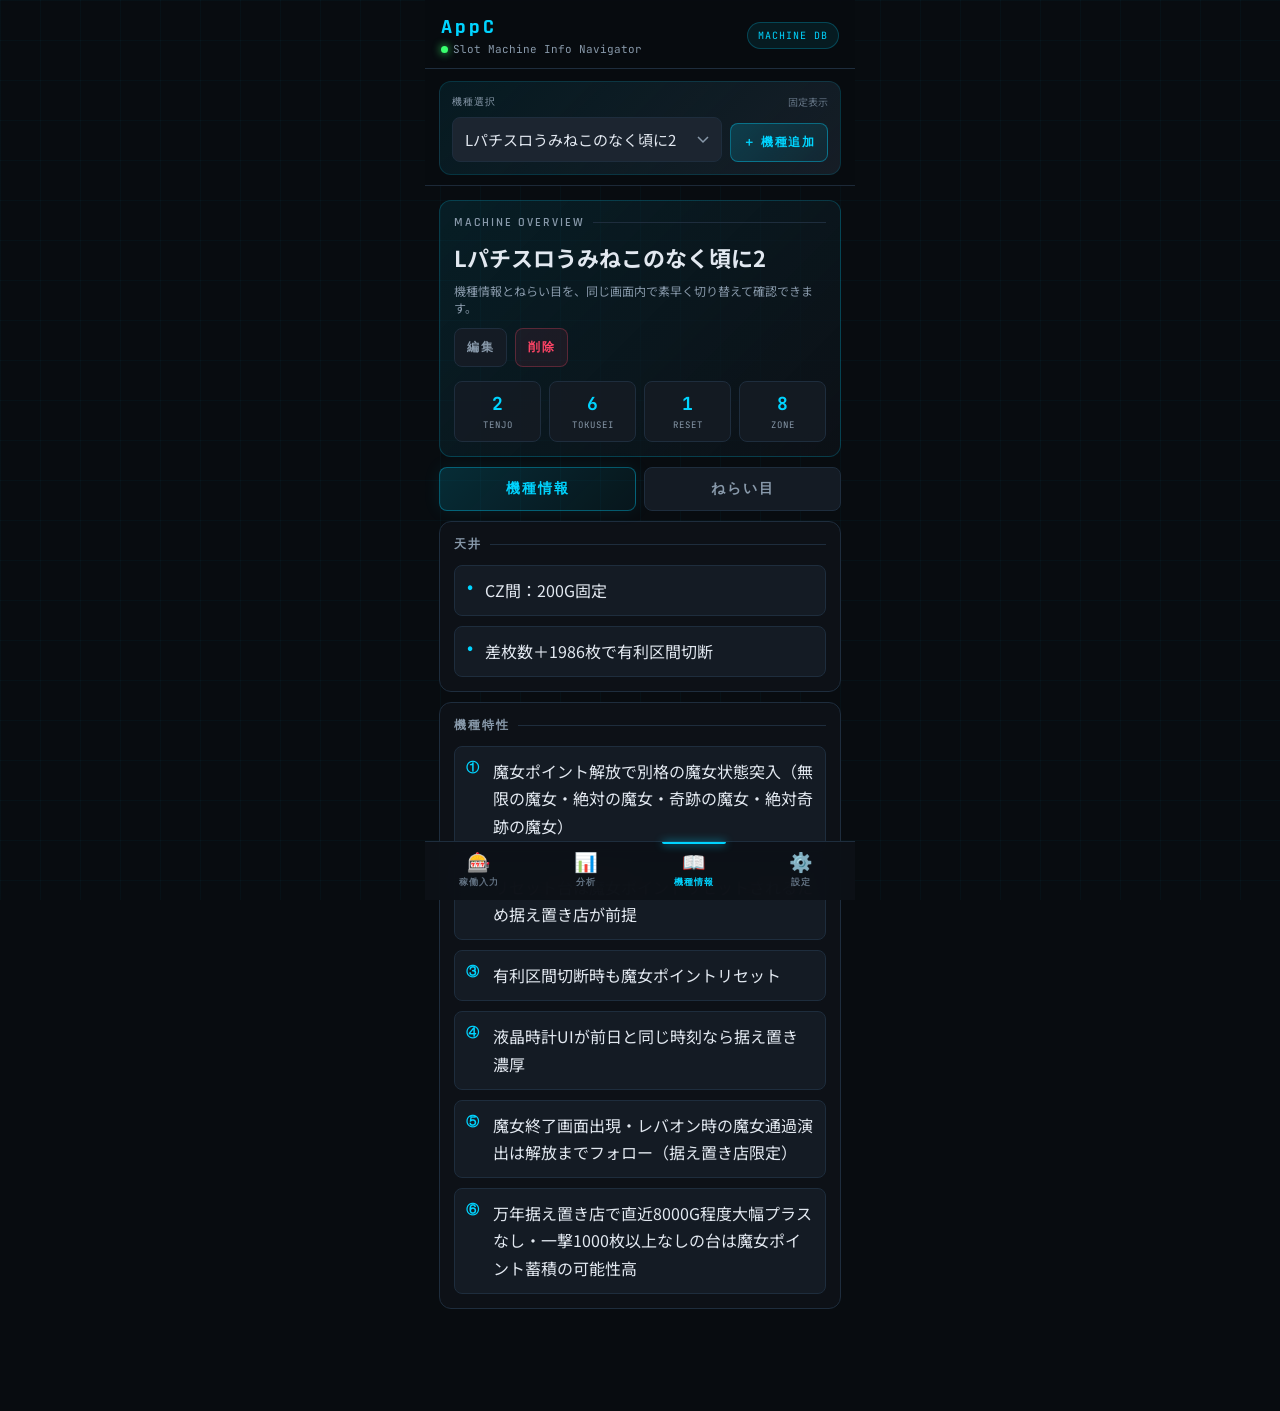
<file: index.html>
<!DOCTYPE html>
<html lang="ja">
<head>
<meta charset="UTF-8">
<meta name="viewport" content="width=device-width, initial-scale=1.0, maximum-scale=1.0">
<title>AppC | 機種情報</title>
<link rel="preconnect" href="https://fonts.googleapis.com">
<link rel="preconnect" href="https://fonts.gstatic.com" crossorigin>
<link href="https://fonts.googleapis.com/css2?family=Rajdhani:wght@600;700&family=JetBrains+Mono:wght@400;700&family=Noto+Sans+JP:wght@400;500;700&display=swap" rel="stylesheet">
<style>
:root {
  --bg:#080c10;
  --surface:#0d1117;
  --surface2:#141b24;
  --surface3:#1c2530;
  --border:#1e2d3d;
  --accent:#00d4ff;
  --green:#39ff6e;
  --warn:#ffcc00;
  --red:#ff4466;
  --text:#e2e8f0;
  --text2:#8899aa;
  --text3:#607080;
  --radius:12px;
  --radius-sm:8px;
}
* { margin:0; padding:0; box-sizing:border-box; -webkit-tap-highlight-color:transparent; }
html { color-scheme:dark; }
body {
  background:var(--bg);
  color:var(--text);
  font-family:"Noto Sans JP",sans-serif;
  min-height:100vh;
  max-width:430px;
  margin:0 auto;
  overflow-x:hidden;
}
body::before {
  content:"";
  position:fixed;
  inset:0;
  background-image:
    linear-gradient(rgba(0,212,255,0.03) 1px, transparent 1px),
    linear-gradient(90deg, rgba(0,212,255,0.03) 1px, transparent 1px);
  background-size:40px 40px;
  pointer-events:none;
  z-index:0;
}
.app { position:relative; z-index:1; padding-bottom:92px; }
.header {
  position:sticky;
  top:0;
  z-index:120;
  padding:14px 16px 12px;
  display:flex;
  align-items:center;
  justify-content:space-between;
  border-bottom:1px solid var(--border);
  background:rgba(8,12,16,0.95);
  backdrop-filter:blur(10px);
}
.app-title {
  font-family:"Rajdhani",sans-serif;
  font-size:20px;
  font-weight:700;
  letter-spacing:3px;
  color:var(--accent);
}
.app-subtitle {
  margin-top:2px;
  font-size:11px;
  color:var(--text2);
  font-family:"JetBrains Mono",monospace;
}
.status-dot {
  width:7px;
  height:7px;
  display:inline-block;
  margin-right:5px;
  border-radius:50%;
  background:var(--green);
  box-shadow:0 0 8px var(--green);
  animation:pulse 2s infinite;
}
@keyframes pulse { 0%,100%{opacity:1} 50%{opacity:0.4} }
.top-chip {
  border:1px solid rgba(0,212,255,0.24);
  border-radius:999px;
  background:rgba(0,212,255,0.08);
  color:var(--accent);
  padding:6px 10px;
  font-size:10px;
  font-family:"JetBrains Mono",monospace;
  letter-spacing:1px;
}
.selector-bar {
  position:sticky;
  top:63px;
  z-index:110;
  padding:12px 14px 10px;
  border-bottom:1px solid rgba(30,45,61,0.9);
  background:rgba(8,12,16,0.96);
  backdrop-filter:blur(14px);
}
.selector-wrap {
  background:linear-gradient(135deg, rgba(0,212,255,0.08), rgba(28,37,48,0.7));
  border:1px solid rgba(0,212,255,0.14);
  border-radius:var(--radius);
  padding:12px;
}
.selector-label-row {
  display:flex;
  align-items:center;
  justify-content:space-between;
  margin-bottom:8px;
}
.selector-label {
  font-size:10px;
  color:var(--text2);
  font-family:"JetBrains Mono",monospace;
  letter-spacing:1px;
  text-transform:uppercase;
}
.selector-caption { font-size:10px; color:var(--text3); }
.input-field {
  width:100%;
  border:1px solid var(--border);
  border-radius:var(--radius-sm);
  background:var(--surface3);
  color:var(--text);
  padding:11px 12px;
  font-size:15px;
  font-family:"Noto Sans JP",sans-serif;
  outline:none;
  transition:border-color 0.2s, box-shadow 0.2s;
}
.input-field:focus {
  border-color:var(--accent);
  box-shadow:0 0 0 2px rgba(0,212,255,0.14);
}
select.input-field {
  cursor:pointer;
  appearance:none;
  background-image:url("data:image/svg+xml,%3Csvg xmlns='http://www.w3.org/2000/svg' width='12' height='8' viewBox='0 0 12 8'%3E%3Cpath d='M1 1l5 5 5-5' stroke='%238899aa' stroke-width='1.5' fill='none'/%3E%3C/svg%3E");
  background-repeat:no-repeat;
  background-position:right 12px center;
  padding-right:34px;
}
.tab-content { display:none; padding:14px 14px 0; }
.tab-content.active { display:block; }
.section {
  background:var(--surface);
  border:1px solid var(--border);
  border-radius:var(--radius);
  padding:14px;
  margin-bottom:10px;
}
.section-header { display:flex; align-items:center; gap:8px; margin-bottom:12px; }
.section-label {
  font-family:"Rajdhani",sans-serif;
  font-size:12px;
  font-weight:600;
  letter-spacing:2px;
  color:var(--text2);
  text-transform:uppercase;
  white-space:nowrap;
}
.section-line { flex:1; height:1px; background:var(--border); }
.hero-card {
  background:linear-gradient(135deg, rgba(0,212,255,0.09), rgba(13,17,23,0.92));
  border:1px solid rgba(0,212,255,0.2);
}
.hero-title { font-size:22px; line-height:1.45; font-weight:700; }
.hero-sub { margin-top:8px; color:var(--text2); font-size:12px; }
.stats-grid { display:grid; grid-template-columns:repeat(4, 1fr); gap:8px; margin-top:14px; }
.stat-card {
  background:rgba(20,27,36,0.9);
  border:1px solid var(--border);
  border-radius:var(--radius-sm);
  padding:10px 8px;
  text-align:center;
}
.stat-value {
  font-family:"JetBrains Mono",monospace;
  font-size:18px;
  font-weight:700;
  color:var(--accent);
}
.stat-label {
  margin-top:4px;
  color:var(--text2);
  font-size:9px;
  letter-spacing:1px;
  text-transform:uppercase;
  font-family:"JetBrains Mono",monospace;
}
.subtabs { display:grid; grid-template-columns:1fr 1fr; gap:8px; margin-bottom:10px; }
.subtab-btn {
  border:1px solid var(--border);
  border-radius:var(--radius-sm);
  background:var(--surface2);
  color:var(--text2);
  padding:12px 10px;
  font-family:"Rajdhani",sans-serif;
  font-size:14px;
  letter-spacing:2px;
  font-weight:700;
  cursor:pointer;
  transition:all 0.2s;
}
.subtab-btn.active {
  background:linear-gradient(135deg, rgba(0,212,255,0.16), rgba(0,212,255,0.05));
  border-color:rgba(0,212,255,0.34);
  color:var(--accent);
  box-shadow:0 0 18px rgba(0,212,255,0.08);
}
.subtab-panel { display:none; }
.subtab-panel.active { display:block; }
.bullet-list, .number-list { list-style:none; display:grid; gap:10px; }
.bullet-item, .number-item {
  position:relative;
  background:var(--surface2);
  border:1px solid var(--border);
  border-radius:var(--radius-sm);
  padding:11px 12px;
  line-height:1.7;
  color:var(--text);
}
.bullet-item { padding-left:30px; }
.bullet-item::before {
  content:"•";
  position:absolute;
  left:12px;
  top:10px;
  color:var(--accent);
  font-size:18px;
  line-height:1;
}
.number-item { padding-left:38px; }
.number-badge {
  position:absolute;
  left:11px;
  top:10px;
  color:var(--accent);
  font-family:"JetBrains Mono",monospace;
  font-size:13px;
  font-weight:700;
}
.empty-note {
  color:var(--text2);
  background:rgba(136,153,170,0.06);
  border:1px dashed rgba(136,153,170,0.24);
  border-radius:var(--radius-sm);
  padding:12px;
  line-height:1.7;
}
.placeholder-section { min-height:260px; display:grid; place-items:center; }
.placeholder-card {
  width:100%;
  background:linear-gradient(135deg, rgba(20,27,36,0.95), rgba(13,17,23,0.95));
  border:1px dashed rgba(0,212,255,0.25);
  border-radius:var(--radius);
  padding:28px 18px;
  text-align:center;
}
.placeholder-icon { font-size:32px; margin-bottom:12px; }
.placeholder-title {
  font-family:"Rajdhani",sans-serif;
  font-size:18px;
  letter-spacing:2px;
  color:var(--accent);
}
.placeholder-text { margin-top:10px; color:var(--text2); font-size:13px; line-height:1.8; }
.bottom-nav {
  position:fixed;
  left:50%;
  bottom:0;
  transform:translateX(-50%);
  width:100%;
  max-width:430px;
  display:flex;
  background:rgba(13,17,23,0.97);
  backdrop-filter:blur(20px);
  border-top:1px solid var(--border);
  z-index:200;
}
.nav-item {
  flex:1;
  display:flex;
  flex-direction:column;
  align-items:center;
  justify-content:center;
  padding:9px 4px 11px;
  cursor:pointer;
  position:relative;
  background:none;
  border:none;
}
.nav-item.active::before {
  content:"";
  position:absolute;
  top:0;
  left:20%;
  right:20%;
  height:2px;
  background:var(--accent);
  border-radius:0 0 4px 4px;
  box-shadow:0 0 8px var(--accent);
}
.nav-icon { font-size:19px; margin-bottom:2px; }
.nav-label {
  font-size:9px;
  letter-spacing:1px;
  color:var(--text3);
  text-transform:uppercase;
  font-family:"Rajdhani",sans-serif;
  font-weight:600;
}
.nav-item.active .nav-label { color:var(--accent); }
.selector-bar.hidden { display:none; }
.page-note {
  color:var(--text2);
  font-size:12px;
  line-height:1.7;
}
.form-grid {
  display:grid;
  grid-template-columns:repeat(2, minmax(0, 1fr));
  gap:10px 8px;
}
.form-grid.single { grid-template-columns:1fr; }
.form-grid.triple { grid-template-columns:repeat(3, minmax(0, 1fr)); }
.session-grid {
  grid-template-columns:1fr;
}
.session-grid .field-group,
.session-grid .readonly-card,
.session-grid .input-field {
  min-width:0;
  max-width:100%;
  width:100%;
  overflow:hidden;
}
.session-grid input[type="time"] {
  font-size:16px;
}
.field-group {
  display:flex;
  flex-direction:column;
  gap:6px;
}
.field-group.full { grid-column:1 / -1; }
.field-label {
  font-size:10px;
  color:var(--text2);
  font-family:"JetBrains Mono",monospace;
  letter-spacing:1px;
  text-transform:uppercase;
}
.field-note {
  color:var(--text3);
  font-size:11px;
  line-height:1.5;
}
.input-field.numeric {
  font-family:"JetBrains Mono",monospace;
}
.readonly-card {
  min-height:46px;
  display:flex;
  align-items:center;
  justify-content:space-between;
  gap:8px;
  padding:11px 12px;
  border:1px solid var(--border);
  border-radius:var(--radius-sm);
  background:linear-gradient(135deg, rgba(0,212,255,0.06), rgba(20,27,36,0.85));
  min-width:0;
  overflow:hidden;
}
.readonly-label {
  color:var(--text2);
  font-size:11px;
  min-width:0;
}
.readonly-value {
  font-family:"JetBrains Mono",monospace;
  font-size:14px;
  font-weight:700;
  color:var(--accent);
  min-width:0;
  text-align:right;
  white-space:nowrap;
  overflow:hidden;
  text-overflow:ellipsis;
}
.metric-grid {
  display:grid;
  grid-template-columns:repeat(2, minmax(0, 1fr));
  gap:8px;
}
.metric-card {
  background:var(--surface2);
  border:1px solid var(--border);
  border-radius:var(--radius-sm);
  padding:12px;
}
.metric-label {
  font-size:10px;
  color:var(--text2);
  font-family:"JetBrains Mono",monospace;
  letter-spacing:1px;
  text-transform:uppercase;
}
.metric-value {
  margin-top:6px;
  font-family:"JetBrains Mono",monospace;
  font-size:20px;
  font-weight:700;
  color:var(--text);
  word-break:break-word;
}
.metric-value.pos { color:var(--green); }
.metric-value.neg { color:var(--red); }
.metric-value.neutral { color:var(--accent); }
.divider {
  height:1px;
  margin:14px 0;
  background:var(--border);
}
.inline-split {
  display:grid;
  grid-template-columns:1fr auto 1fr;
  gap:8px;
  align-items:end;
}
.inline-symbol {
  padding-bottom:11px;
  color:var(--text2);
  text-align:center;
  font-family:"JetBrains Mono",monospace;
}
.radio-group {
  display:flex;
  flex-wrap:wrap;
  gap:8px;
}
.radio-chip {
  position:relative;
  display:inline-flex;
  align-items:center;
  gap:6px;
  padding:8px 12px;
  border-radius:999px;
  border:1px solid var(--border);
  background:var(--surface2);
  color:var(--text2);
  font-size:12px;
  cursor:pointer;
}
.radio-chip input {
  accent-color:var(--accent);
}
.counter-toolbar {
  display:flex;
  align-items:center;
  justify-content:space-between;
  gap:8px;
  margin-bottom:12px;
}
.toolbar-actions {
  display:flex;
  gap:8px;
  flex-wrap:wrap;
}
.soft-btn,
.primary-btn,
.danger-btn {
  border-radius:var(--radius-sm);
  padding:10px 12px;
  font-size:12px;
  font-family:"Rajdhani",sans-serif;
  font-weight:700;
  letter-spacing:1.5px;
  cursor:pointer;
}
.soft-btn {
  background:var(--surface2);
  border:1px solid var(--border);
  color:var(--text2);
}
.primary-btn {
  background:linear-gradient(135deg, rgba(0,212,255,0.18), rgba(0,212,255,0.06));
  border:1px solid rgba(0,212,255,0.38);
  color:var(--accent);
}
.danger-btn {
  background:rgba(255,68,102,0.08);
  border:1px solid rgba(255,68,102,0.28);
  color:var(--red);
}
.counter-panel {
  display:grid;
  gap:12px;
}
.counter-strip {
  display:grid;
  grid-template-columns:repeat(5, minmax(0, 1fr));
  gap:6px;
}
.counter-tile {
  background:var(--surface2);
  border:1px solid var(--border);
  border-radius:var(--radius-sm);
  padding:8px 6px;
  display:grid;
  gap:6px;
  min-width:0;
}
.counter-tap-btn {
  min-height:36px;
  padding:0 4px;
  border-radius:var(--radius-sm);
  border:1px solid rgba(0,212,255,0.25);
  background:rgba(0,212,255,0.08);
  color:var(--accent);
  font-family:"Rajdhani",sans-serif;
  font-size:14px;
  font-weight:700;
  cursor:pointer;
  white-space:nowrap;
  overflow:hidden;
  text-overflow:ellipsis;
}
.counter-tap-btn.minus-mode {
  border-color:rgba(255,68,102,0.28);
  background:rgba(255,68,102,0.08);
  color:var(--red);
}
.counter-number {
  width:100%;
  min-height:34px;
  text-align:center;
  padding:8px 6px;
  font-size:16px;
}
.counter-stat {
  color:var(--text2);
  font-size:10px;
  font-family:"JetBrains Mono",monospace;
  text-align:center;
  white-space:nowrap;
  overflow:hidden;
  text-overflow:ellipsis;
}
.toggle-btn.active {
  background:rgba(255,68,102,0.12);
  border-color:rgba(255,68,102,0.32);
  color:var(--red);
}
.inline-editor {
  display:none;
  margin-top:12px;
  padding:12px;
  border:1px solid var(--border);
  border-radius:var(--radius-sm);
  background:rgba(20,27,36,0.9);
}
.inline-editor.show {
  display:grid;
  gap:10px;
}
.editor-row {
  display:grid;
  grid-template-columns:48px 1fr;
  gap:8px;
  align-items:center;
}
.editor-actions {
  display:flex;
  gap:8px;
  flex-wrap:wrap;
}
.selector-controls {
  display:grid;
  grid-template-columns:minmax(0, 1fr) auto;
  gap:8px;
  align-items:end;
}
.hero-actions {
  display:flex;
  gap:8px;
  flex-wrap:wrap;
  margin-top:12px;
}
.machine-editor {
  display:none;
  margin-top:10px;
}
.machine-editor.show {
  display:block;
}
.textarea-field {
  min-height:96px;
  resize:vertical;
  line-height:1.6;
}
.machine-editor-grid {
  display:grid;
  gap:10px;
}
.machine-editor-actions {
  display:flex;
  gap:8px;
  flex-wrap:wrap;
}
.hits-list {
  display:grid;
  gap:8px;
}
.hit-row {
  background:var(--surface2);
  border:1px solid var(--border);
  border-radius:var(--radius-sm);
  padding:6px;
  display:grid;
  grid-template-columns:70px 92px minmax(0, 1fr) 28px;
  gap:6px;
  align-items:center;
}
.hit-row .input-field {
  min-height:30px;
  padding:6px 8px;
  font-size:13px;
}
.icon-btn {
  width:28px;
  height:28px;
  border-radius:var(--radius-sm);
  border:1px solid rgba(255,68,102,0.25);
  background:rgba(255,68,102,0.08);
  color:var(--red);
  font-size:14px;
  cursor:pointer;
}
.stack-actions {
  display:grid;
  gap:10px;
}
.save-banner {
  display:none;
  margin-bottom:10px;
  padding:10px 12px;
  border:1px solid rgba(57,255,110,0.25);
  border-radius:var(--radius-sm);
  background:rgba(57,255,110,0.08);
  color:var(--green);
  font-size:12px;
  font-family:"JetBrains Mono",monospace;
}
.save-banner.show { display:block; }
.shop-list {
  display:grid;
  gap:8px;
}
.shop-row {
  background:var(--surface2);
  border:1px solid var(--border);
  border-radius:var(--radius-sm);
  padding:12px;
  display:flex;
  align-items:center;
  justify-content:space-between;
  gap:10px;
}
.shop-info {
  min-width:0;
}
.shop-name {
  font-weight:700;
}
.shop-meta {
  margin-top:4px;
  color:var(--text2);
  font-size:12px;
  font-family:"JetBrains Mono",monospace;
}
.shop-actions {
  display:flex;
  gap:8px;
  flex-shrink:0;
}
.empty-state {
  color:var(--text2);
  background:rgba(136,153,170,0.06);
  border:1px dashed rgba(136,153,170,0.24);
  border-radius:var(--radius-sm);
  padding:14px;
  line-height:1.7;
}
@media (max-width:360px) {
  .stats-grid { grid-template-columns:repeat(2, 1fr); }
  .hero-title { font-size:19px; }
  .hit-row { grid-template-columns:64px 76px minmax(0, 1fr) 28px; }
  .counter-strip { gap:4px; }
  .counter-tile { padding:6px 4px; }
  .counter-tap-btn { font-size:12px; min-height:32px; }
  .counter-number { font-size:14px; min-height:30px; }
  .counter-stat { font-size:9px; }
  .metric-grid,
  .form-grid,
  .form-grid.triple { grid-template-columns:1fr; }
  .inline-split { grid-template-columns:1fr; }
  .inline-symbol { display:none; }
  .selector-controls { grid-template-columns:1fr; }
}
</style>
</head>
<body>
<div class="app">
  <header class="header">
    <div>
      <div class="app-title">AppC</div>
      <div class="app-subtitle"><span class="status-dot"></span>Slot Machine Info Navigator</div>
    </div>
    <div class="top-chip">MACHINE DB</div>
  </header>

  <div class="selector-bar">
    <div class="selector-wrap">
      <div class="selector-label-row">
        <div class="selector-label">機種選択</div>
        <div class="selector-caption">固定表示</div>
      </div>
      <div class="selector-controls">
        <select id="machineSelect" class="input-field" aria-label="機種選択"></select>
        <button id="addMachineBtn" type="button" class="primary-btn">＋ 機種追加</button>
      </div>
    </div>
  </div>

  <main>
    <section id="tab-kado" class="tab-content">
      <div id="saveBanner" class="save-banner">slotLog_v1 に保存しました</div>

      <section class="section">
        <div class="section-header"><div class="section-label">Session</div><div class="section-line"></div></div>
        <div class="form-grid session-grid">
          <div class="field-group">
            <label class="field-label" for="sessionDate">日付</label>
            <input id="sessionDate" class="input-field numeric" type="date">
          </div>
          <div class="field-group">
            <label class="field-label" for="shopSelect">店</label>
            <select id="shopSelect" class="input-field"></select>
          </div>
          <div class="field-group">
            <label class="field-label" for="startTime">開始時間</label>
            <input id="startTime" class="input-field numeric" type="time">
          </div>
          <div class="field-group">
            <label class="field-label" for="endTime">終了時間</label>
            <input id="endTime" class="input-field numeric" type="time">
          </div>
          <div class="field-group">
            <span class="field-label">稼働時間</span>
            <div class="readonly-card">
              <span class="readonly-label">自動計算</span>
              <span id="kadoJikanDisplay" class="readonly-value">0.00h</span>
            </div>
          </div>
          <div class="field-group">
            <label class="field-label" for="sessionKishu">機種</label>
            <select id="sessionKishu" class="input-field"></select>
          </div>
          <div class="field-group full">
            <label class="field-label" for="neraiMe">狙い目</label>
            <input id="neraiMe" class="input-field" type="text" placeholder="例: 580G～ / リセット後 250G～">
          </div>
        </div>
      </section>

      <section class="section">
        <div class="section-header"><div class="section-label">Medal & Profit</div><div class="section-line"></div></div>
        <div class="form-grid single">
          <div class="inline-split">
            <div class="field-group">
              <label class="field-label" for="kashiMedalValue">貸しメダル [枚]</label>
              <input id="kashiMedalValue" class="input-field numeric" type="number" inputmode="numeric" step="1" min="0">
            </div>
            <div class="inline-symbol">/</div>
            <div class="field-group">
              <label class="field-label" for="kashiYenValue">貸しメダル [円]</label>
              <input id="kashiYenValue" class="input-field numeric" type="number" inputmode="numeric" step="1" min="0">
            </div>
          </div>
          <div class="field-group">
            <label class="field-label" for="kokanRateValue">交換率 [枚 / 100円]</label>
            <input id="kokanRateValue" class="input-field numeric" type="number" inputmode="numeric" step="0.1" min="0">
          </div>
        </div>

        <div class="divider"></div>

        <div class="form-grid">
          <div class="field-group">
            <label class="field-label" for="toshiValue">投資金額 [円]</label>
            <input id="toshiValue" class="input-field numeric" type="number" inputmode="numeric" step="1" min="0">
          </div>
          <div class="field-group">
            <label class="field-label" for="toshiMedalValue">投資メダル [枚]</label>
            <input id="toshiMedalValue" class="input-field numeric" type="number" inputmode="numeric" step="1" min="0">
          </div>
          <div class="field-group full">
            <label class="field-label" for="kaishuValue">回収メダル [枚]</label>
            <input id="kaishuValue" class="input-field numeric" type="number" inputmode="numeric" step="1" min="0">
          </div>
        </div>

        <div class="divider"></div>

        <div class="metric-grid">
          <div class="metric-card"><div class="metric-label">回収金額</div><div id="kaishuYenDisplay" class="metric-value neutral">¥0</div></div>
          <div class="metric-card"><div class="metric-label">収支</div><div id="kosshiDisplay" class="metric-value neutral">¥0</div></div>
          <div class="metric-card"><div class="metric-label">時給</div><div id="jikyuDisplay" class="metric-value neutral">¥0/h</div></div>
          <div class="metric-card"><div class="metric-label">メダル投資換算</div><div id="medalInvestYenDisplay" class="metric-value neutral">¥0</div></div>
        </div>
      </section>

      <section class="section">
        <div class="section-header"><div class="section-label">Rotation</div><div class="section-line"></div></div>
        <div class="form-grid triple">
          <div class="field-group">
            <label class="field-label" for="soKaitenValue">総回転数</label>
            <input id="soKaitenValue" class="input-field numeric" type="number" inputmode="numeric" step="1" min="0">
          </div>
          <div class="field-group">
            <label class="field-label" for="tsujoKaitenValue">通常回転数</label>
            <input id="tsujoKaitenValue" class="input-field numeric" type="number" inputmode="numeric" step="1" min="0">
          </div>
          <div class="field-group">
            <label class="field-label" for="atKaitenValue">AT中回転数</label>
            <input id="atKaitenValue" class="input-field numeric" type="number" inputmode="numeric" step="1" min="0">
          </div>
        </div>
      </section>

      <section class="section">
        <div class="counter-toolbar">
          <div class="section-header" style="margin-bottom:0;"><div class="section-label">子役カウンター</div><div class="section-line"></div></div>
          <div class="toolbar-actions">
            <button id="counterMinusToggleBtn" type="button" class="soft-btn toggle-btn">マイナス切り替え</button>
            <button id="editCounterNamesBtn" type="button" class="soft-btn">名前編集</button>
            <button id="clearCountersBtn" type="button" class="danger-btn">全クリア</button>
          </div>
        </div>
        <div class="field-group" style="margin-bottom:12px;">
          <span class="field-label">分母選択</span>
          <div class="radio-group" id="counterDenominatorGroup">
            <label class="radio-chip"><input type="radio" name="counterDenominator" value="soKaiten" checked>総回転数</label>
            <label class="radio-chip"><input type="radio" name="counterDenominator" value="tsujoKaiten">通常回転数</label>
            <label class="radio-chip"><input type="radio" name="counterDenominator" value="atKaiten">AT中回転数</label>
          </div>
        </div>
        <div id="counterList" class="counter-panel"></div>
        <div id="counterNameEditor" class="inline-editor">
          <div id="counterNameEditorRows"></div>
          <div class="editor-actions">
            <button id="saveCounterNamesBtn" type="button" class="primary-btn">保存</button>
            <button id="cancelCounterNamesBtn" type="button" class="soft-btn">キャンセル</button>
          </div>
        </div>
      </section>

      <section class="section">
        <div class="counter-toolbar">
          <div class="section-header" style="margin-bottom:0;"><div class="section-label">当たり記録</div><div class="section-line"></div></div>
          <div class="toolbar-actions">
            <button id="addHitRowBtn" type="button" class="soft-btn">＋ 行追加</button>
          </div>
        </div>
        <div id="hitsList" class="hits-list"></div>
      </section>

      <div class="stack-actions">
        <button id="saveLogBtn" type="button" class="primary-btn">記録する</button>
      </div>
    </section>

    <section id="tab-analysis" class="tab-content">
      <div class="section placeholder-section">
        <div class="placeholder-card">
          <div class="placeholder-icon">📊</div>
          <div class="placeholder-title">分析</div>
          <div class="placeholder-text">準備中</div>
        </div>
      </div>
    </section>

    <section id="tab-machine" class="tab-content active">
      <div class="section hero-card">
        <div class="section-header">
          <div class="section-label">Machine Overview</div>
          <div class="section-line"></div>
        </div>
        <div id="machineName" class="hero-title"></div>
        <div class="hero-sub">機種情報とねらい目を、同じ画面内で素早く切り替えて確認できます。</div>
        <div class="hero-actions">
          <button id="editMachineBtn" type="button" class="soft-btn">編集</button>
          <button id="deleteMachineBtn" type="button" class="danger-btn">削除</button>
        </div>
        <div class="stats-grid">
          <div class="stat-card"><div id="tenjoCount" class="stat-value">0</div><div class="stat-label">TENJO</div></div>
          <div class="stat-card"><div id="tokuseiCount" class="stat-value">0</div><div class="stat-label">TOKUSEI</div></div>
          <div class="stat-card"><div id="resetCount" class="stat-value">0</div><div class="stat-label">RESET</div></div>
          <div class="stat-card"><div id="zoneCount" class="stat-value">0</div><div class="stat-label">ZONE</div></div>
        </div>
      </div>

      <section id="machineEditor" class="section machine-editor">
        <div class="section-header"><div class="section-label">機種追加・編集</div><div class="section-line"></div></div>
        <div class="machine-editor-grid">
          <div class="field-group">
            <label class="field-label" for="machineNameInput">機種名</label>
            <input id="machineNameInput" class="input-field" type="text" placeholder="機種名を入力">
          </div>
          <div class="field-group">
            <label class="field-label" for="machineTenjoInput">天井</label>
            <textarea id="machineTenjoInput" class="input-field textarea-field" placeholder="1行1項目"></textarea>
          </div>
          <div class="field-group">
            <label class="field-label" for="machineTokuseiInput">機種特性</label>
            <textarea id="machineTokuseiInput" class="input-field textarea-field" placeholder="1行1項目"></textarea>
          </div>
          <div class="field-group">
            <label class="field-label" for="machineResetInput">リセット</label>
            <textarea id="machineResetInput" class="input-field textarea-field" placeholder="1行1項目"></textarea>
          </div>
          <div class="field-group">
            <label class="field-label" for="machineZoneInput">ゾーン</label>
            <textarea id="machineZoneInput" class="input-field textarea-field" placeholder="1行1項目"></textarea>
          </div>
        </div>
        <div class="divider"></div>
        <div class="machine-editor-actions">
          <button id="saveMachineBtn" type="button" class="primary-btn">保存</button>
          <button id="cancelMachineBtn" type="button" class="soft-btn">キャンセル</button>
        </div>
      </section>

      <div class="subtabs" role="tablist" aria-label="機種情報サブタブ">
        <button type="button" class="subtab-btn active" data-subtab="machine-info" aria-selected="true">機種情報</button>
        <button type="button" class="subtab-btn" data-subtab="targets" aria-selected="false">ねらい目</button>
      </div>

      <div id="subtab-machine-info" class="subtab-panel active">
        <section id="tenjoSection" class="section">
          <div class="section-header"><div class="section-label">天井</div><div class="section-line"></div></div>
          <ul id="tenjoList" class="bullet-list"></ul>
        </section>

        <section id="tokuseiSection" class="section">
          <div class="section-header"><div class="section-label">機種特性</div><div class="section-line"></div></div>
          <ol id="tokuseiList" class="number-list"></ol>
        </section>
      </div>

      <div id="subtab-targets" class="subtab-panel">
        <section class="section">
          <div class="section-header"><div class="section-label">リセット</div><div class="section-line"></div></div>
          <div id="resetContent"></div>
        </section>

        <section class="section">
          <div class="section-header"><div class="section-label">ゾーン</div><div class="section-line"></div></div>
          <div id="zoneContent"></div>
        </section>
      </div>
    </section>

    <section id="tab-settings" class="tab-content">
      <section class="section">
        <div class="section-header"><div class="section-label">店マスタ</div><div class="section-line"></div></div>
        <div class="form-grid">
          <div class="field-group">
            <label class="field-label" for="shopNameInput">店名</label>
            <input id="shopNameInput" class="input-field" type="text" placeholder="例: ○○店">
          </div>
          <div class="field-group">
            <label class="field-label" for="shopKashiMedalInput">貸しメダル枚数</label>
            <input id="shopKashiMedalInput" class="input-field numeric" type="number" inputmode="numeric" step="1" min="0">
          </div>
          <div class="field-group">
            <label class="field-label" for="shopKashiYenInput">貸しメダル円</label>
            <input id="shopKashiYenInput" class="input-field numeric" type="number" inputmode="numeric" step="1" min="0">
          </div>
          <div class="field-group">
            <label class="field-label" for="shopKokanRateInput">交換率</label>
            <input id="shopKokanRateInput" class="input-field numeric" type="number" inputmode="numeric" step="0.1" min="0">
          </div>
        </div>
        <div class="divider"></div>
        <button id="saveShopBtn" type="button" class="primary-btn">追加</button>
      </section>

      <section class="section">
        <div class="section-header"><div class="section-label">登録済み店一覧</div><div class="section-line"></div></div>
        <div id="shopList" class="shop-list"></div>
      </section>
    </section>
  </main>

  <nav class="bottom-nav" aria-label="メインタブ">
    <button type="button" class="nav-item" data-tab="kado"><div class="nav-icon">🎰</div><div class="nav-label">稼働入力</div></button>
    <button type="button" class="nav-item" data-tab="analysis"><div class="nav-icon">📊</div><div class="nav-label">分析</div></button>
    <button type="button" class="nav-item active" data-tab="machine"><div class="nav-icon">📖</div><div class="nav-label">機種情報</div></button>
    <button type="button" class="nav-item" data-tab="settings"><div class="nav-icon">⚙️</div><div class="nav-label">設定</div></button>
  </nav>
</div>

<script>
const KISHU_DATA = [
  {
    name: 'スマスロ銀河英雄伝説',
    tenjo: ['ST天井：1000G＋α','設定変更後：800G＋α','GSC天井：2000G＋α','CZ間天井：500pt'],
    tokusei: ['銀河ポイント解放恩恵は期待枚数1250枚over'],
    reset: [],
    zone: ['設定変更後 160G～','それ以外 580G～','英雄ポイント 360pt～','GSC間 1050G～','100のゾーン 80G～','300のゾーン 280G～','上位ST後 100G＋αまで','終了画面「ヤン＆ラインハルト」は100G＋αまで','銀河ポイント示唆（大・特大）はフォロー'],
  },
  {
    name: 'スマスロ化物語',
    tenjo: ['AT間天井：1000G＋α','設定変更後：600G＋α'],
    tokusei: [],
    reset: ['設定変更後 230G～'],
    zone: ['それ以外 670G～','前回ATの出玉 900枚～なら50Gまで確認','前回ATの出玉 1300枚～なら50Gまで確認','前回ATの出玉 1800枚～なら50Gまで確認','50G以降は当日差枚＋500枚以上なら100Gまでフォロー','当日差枚＋1400枚～は切断狙い'],
  },
  {
    name: 'スマスロプリズムナナ',
    tenjo: ['ST間天井：899G＋α','設定変更後・駆け抜け後：555G＋α','周期天井：7周期','設定変更後・駆け抜け後：5周期'],
    tokusei: ['上位ST後 20G～ は機械割104.7%','上位ST後狙いで機械割130%overの台もあり'],
    reset: ['設定変更後・駆け抜け後 190G～','それ以外 500G～','設定変更後・駆け抜け後 3周期～','それ以外 5周期～'],
    zone: ['200pt 180pt～','400pt 380pt～','600pt 500pt～','マジカル目 9・19・29・39回～','マジカル目 45回～','アイキャッチ「マコ（変身後）」「イタル」はSTまで','ST終了時キャラ「3人」はSTまで','キャラ紹介「ライトニングナナ」はSTまで','プリプリゾーン終了時ボイス「わたしね、君の事好きだよ」「わたしをずっと守ってくれますか」「大好きだって言ってるんです」はSTまで','プリプリゾーン終了時ボイス「気合入れていくよ！」は2周期以降なら初当たりまで','セリフ「期待〜」は2周期以内','セリフ「完璧〜」は当該周期濃厚','上位ST後 20G～'],
  },
  {
    name: 'スマスロ甲鉄城のカバネリ 海門決戦',
    tenjo: ['ST間天井：996G','設定変更後・駆け抜け後・上位ST後：596G','周期天井：6周期','設定変更後・駆け抜け後・上位ST後：4周期'],
    tokusei: ['次回上位ST狙いは90%以上で上位ST突入','銅藍CZ 成功期待度78%','生駒CZまで30pt以内＋無名CZまで30pt以内なら機械割105%は切らない想定'],
    reset: ['リセット後 100G～'],
    zone: ['下位ST後 580G～','上位ST後 110G～','駆け抜け後 130G～','非短縮時 5周期～','短縮時 3周期～','2周期 260G～','2周期、皮膜レベル3は周期到達まで','2周期以外、皮膜レベル4は周期到達まで','輪廻くじ「輪廻の果報があらんことを」「六根清浄」はボーナスまで','サブ液晶「海門城」はSTまで','無名③は当該周期フォロー','黒煙ポイント蓄積大が出たら次のSTまで','非前兆中に青扇子＋ハズレは解放まで','景之セリフ赤は解放まで','景之白セリフの返し＋ベルは解放まで','深雪セリフ＋ベルは解放まで','非前兆中の会話演出＋ベル揃いは解放まで','青SU＋チャンス目以外は解放まで','ボーナス・ST・CZ後の無名や生駒、カバネランプ点灯台はフォロー','赤セリフはフォロー','緑セリフはフォロー','ミニキャラ演出「近いよ」はフォロー','液晶下部発光の「近」は当該周期フォロー','前回上位STの6G以上信号を起点に1200枚以上獲得して終了した台は次回上位ST狙い'],
  },
  {
    name: 'スマスロアクダマドライブ',
    tenjo: ['ボーナス間天井：967G＋α','上位AT後・前回745G以上ハマり後：589G＋α','STスルー回数天井：6回'],
    tokusei: [],
    reset: ['設定変更後 30G～','設定変更後 2スルーから'],
    zone: ['下位AT後 530G～','前回745G以上ハマり後・上位AT後 380G～','それ以外 3スルー100G～','111G 80G～','333G 280G～','終了画面「絶対隔離領域」はATまで','シンテツドウポイント 残り3pt以下をフォロー','CZ終了時ボイス「処刑執行だ！」はCZまで','HOLDハンコ赤をフォロー','上乗せハンコ赤をフォロー','超S級ハンコはATまで'],
  },
  {
    name: 'スマスロヨルムンガンド',
    tenjo: ['AT間天井：999G＋α','設定変更後・恥の世紀終了後：450G＋α'],
    tokusei: [],
    reset: ['設定変更後 200G～'],
    zone: ['下位AT後 680G～','上位AT後 210G～','ココポイント 950pt～','仮天井狙い 410G～','80G～','280G～','480G～','ストーリーアイコンはATまで','通常時カード「アール＆ココ（赤）」をフォロー','通常時カード「バルメ＆ココ（紫）」をフォロー','通常時カード「STORY（紫）」をフォロー','バルメのセリフ「生きていたらまた会いましょう」をフォロー'],
  },
  {
    name: 'スマスロ真打吉宗',
    tenjo: ['CZ間天井：1000G＋α、6周期','6周期到達時は次回天井4周期に短縮','AT間天井：1500G＋α','設定変更後：1000G＋α','真BIG後：700G＋α'],
    tokusei: [],
    reset: ['設定変更後 240G～'],
    zone: ['CZ間 420G～','5周期200pt～','下位AT後 870G～','真BIG後 55G～','周期カウンター赤色はフォロー','周期カウンター青色は250pt～','御白洲ビジョン4人・5人はCZまで','小吉出現時は3周期以降ならフォロー','中吉をフォロー','大吉をフォロー','奉行所ステージ「極悪人の気配！（赤）」はCZまで','千両箱 赤・虹はATまで','メニュー画面に女性4人出現時（背景赤）はCZまで','緑背景は4周期以内目安'],
  },
  {
    name: 'スマスロ虚構推理',
    tenjo: ['虚構真偽間天井：1000G＋α','設定変更後：300G or 700Gに短縮'],
    tokusei: ['特殊狙いは機械割120%over'],
    reset: ['設定変更後 240G～'],
    zone: ['それ以外 490G～','300G・400G・500Gの35G手前～','赤背景は100の倍数ゲームまで','エピソード1は残り20G目安','エピソード2は残り30G目安','エピソード3は残り40G目安','エピソード4は残り60G目安','エピソード5は不問','メニュー画面でCZ間G数が0・1Gの台は引き戻し前兆をフォロー'],
  },
  {
    name: 'ガンダムユニコーン覚醒',
    tenjo: [],
    tokusei: [],
    reset: ['ガックン確認','20Gでのステチェンを3回確認するまでフォロー、又は出撃モード移行→失敗でヤメ','30G経過してのステチェン確認時は、出撃モード失敗までフォロー'],
    zone: ['AT当選後、引き戻し以上濃厚時はATまで','可能性の獣を7揃いカットインなしで単発だった場合は、次回天国モード濃厚のためフォロー'],
  },
  {
    name: 'マジカルハロウィン8',
    tenjo: [],
    tokusei: [],
    reset: ['ガックン確認','0Gから打ち、最初のリプレイ成立から30G経過後のリプレイ成立までフォローし、ART非当選でヤメ'],
    zone: [],
  },
  {
    name: '沖ドキ！ブラック／ゴールド／ゴージャス',
    tenjo: [],
    tokusei: [],
    reset: ['33Gまでフォロー','ボーナス当選時は天国否定までフォロー'],
    zone: [],
  },
  {
    name: 'ゾンビランドサガ',
    tenjo: [],
    tokusei: [],
    reset: ['数G回す','順押しリプレイ2回、または右下がりSAGAテンパイハズレ2回発生でヤメ','CZ、ST当選後は上記出目確認後にヤメ'],
    zone: [],
  },
  {
    name: 'スマスロ北斗の拳 転生の章2',
    tenjo: ['AT間天井：1536あべし','設定変更後：1280あべし＋あべし加算抽選'],
    tokusei: ['伝承ミドル以上を狙う立ち回りは機械割114.89%','伝承ロングは機械割126.6%','伝承ショートでも機械割100%を切らない','設定変更後のシャッター狙いは機械割107.7%'],
    reset: ['設定変更後 350あべし～','リセット時は0G～46あべしまでシャッター演出確認'],
    zone: ['下位AT後 650あべし～','128ゾーン 105あべし～','256ゾーン 190あべし～','サブ液晶ランプ金点灯はATまで','天破の刻 赤帯確認から256あべし以内をフォロー','白点滅・紫点滅した台は伝承抜けるまで','差枚数＋1300枚以上の台を256あべしまで','即ヤメ台でデータ機G数とあべし数にズレがある台はフォロー','カサンドラステージ滞在中はフォロー','256あべし手前で辞められてる台は256あべしまで','576ゾーン抜けすぐで580～650あべしくらいのカサンドラステージ滞在台はフォロー','321～384あべし時に前兆発生時は345～384あべしまでフォロー','510～576あべしまでフォロー','AT後は20あべし～46あべしまでシャッター演出確認','天破などで46あべしをスキップして129あべし以上ハマった場合は176あべしまで確認','176あべしもスキップした場合は257～301あべしまで確認','そこもスキップした場合は431あべしまで確認','天破ループで576あべし抜け後620あべし前後・684あべし前後でシャッター発生時は896あべしまでフォロー','天撃失敗後の台を0G～'],
  },
  {
    name: 'パチスロ炎炎ノ消防隊（初代）',
    tenjo: [],
    tokusei: [],
    reset: ['ガックンチェック','88のゾーンまでフォロー','88のゾーンで前兆非発生時は250ゾーンまでフォロー','88のゾーンの前兆が変換などで確認できなかった場合は150ゾーンを確認し前兆発生時は250ゾーンまでフォロー'],
    zone: [],
  },
  {
    name: '頭文字D 2nd',
    tenjo: [],
    tokusei: [],
    reset: ['0～20Gまで高確をフォロー'],
    zone: [],
  },
  {
    name: '東京喰種',
    tenjo: [],
    tokusei: ['リセット機械割105.1%','設定1のリセット台の時給 2601円','設定2のリセット台の時給 3366円','設定3のリセット台の時給 4131円'],
    reset: ['ガックン確認','0G～CZまでフォロー','50・100・150のゾーンでCZ当選時CZが「大喰いのリゼ」チャンスモード以上の示唆が出た際は1スルー100のゾーンまでフォロー'],
    zone: [],
  },
  {
    name: 'スマスロモンキーターンⅤ',
    tenjo: [],
    tokusei: ['リセット機械割105.5%'],
    reset: ['ガックン確認','1周期フォロー','200G以上実G数が進んだ場合又は3周期まで進んだ場合は初当たりまでフォロー','200G以下はヤメ。ただし朝イチ2G間の非有利区間でレア役・黄舟券「青島」・予想屋赤「2レース以内に注目」・モードB確定演出・ライバルモード滞在・NEWS演出「熾烈な争い」・新聞演出「榎木、視線の先には？」・激走チャージで「EXゲーム黄以上」獲得時は天井までフォロー','AT当選後1G目レア役（モードB以上）は続行','ロゴ＋キラキラ、ロゴ＋Vはフォロー','青島・波多野・洞口ライバルモード滞在はフォロー','差枚数＋650枚以上はフォロー'],
    zone: [],
  },
  {
    name: '防空少女ラブキューレ2〜極限の共鳴〜',
    tenjo: [],
    tokusei: [],
    reset: ['朝イチ0G～初当たりまでフォロー'],
    zone: [],
  },
  {
    name: '麻雀格闘倶楽部 覚醒',
    tenjo: ['リセ天井：160G＋α'],
    tokusei: [],
    reset: ['リセ天井160G＋αまでフォロー'],
    zone: [],
  },
  {
    name: '絶対衝激Ⅳ',
    tenjo: [],
    tokusei: [],
    reset: ['朝イチ火曜日後半以降からスタートした場合又は休日が3日以上だった場合1周期をフォロー'],
    zone: [],
  },
  {
    name: 'ゴジラ',
    tenjo: [],
    tokusei: [],
    reset: ['朝イチ0GからATまでフォロー'],
    zone: [],
  },
  {
    name: 'スマスロキングパルサー',
    tenjo: [],
    tokusei: [],
    reset: ['ガックンチェック','128Gまでフォローしボーナス当選時は再度128Gまでフォロー','128Gまで回しボーナス非当選時は泡占いで押し引き','泡占い3時確認時はボーナスまで','泡占い2時確認時はボーナスまで','泡占い1時確認時はボーナスまで','ケロット柄メダルはボーナスまで'],
    zone: [],
  },
  {
    name: 'ダンベル何キロ持てる？',
    tenjo: [],
    tokusei: [],
    reset: ['0G～ATまで'],
    zone: [],
  },
  {
    name: 'スマスロ秘宝伝',
    tenjo: ['BIG後天井：799G＋α','REG後天井：649G＋α','設定変更後：499G＋α'],
    tokusei: [],
    reset: [],
    zone: ['BIG後 590G～','REG後 430G～','設定変更後 320G～','オタカラ導の煽り失敗時ボイス「シャロン：反応が近づいてるわ」をフォロー','オタカラ導の煽り失敗時ボイス「クレア：ファ〜イト！」をフォロー','BB終了画面「VR秘宝伝」はフォロー','BB終了画面「クルーズゴッコ」はフォロー','BB終了画面「ダンディ・ジョーンズ」はフォロー','REG中ポーカーのフラッシュ文字色赤はフォロー','ピラミッド占い「すぐそばにある。」はフォロー'],
  },
  {
    name: 'スマスロ無職転生',
    tenjo: ['ボーナス間天井：ステチェン19回','設定変更後・駆け抜け後・魔術ボーナス失敗後：13回','AT間天井：ステチェン40回','設定変更後：17回'],
    tokusei: ['無職転生の強AT狙い 機械割123.6%'],
    reset: ['設定変更後 7周期～','それ以外 24周期～'],
    zone: ['短縮後 8周期～','非短縮 11周期～','ヒトガミの空間は2周期残り50G～','ターニングポイントは7周期残り50G～','メニュー画面の紫セリフはフォロー'],
  },
  {
    name: '沖ドキ！DUO アンコール',
    tenjo: ['ボーナス間天井：800G＋α','スルー天井：10スルー'],
    tokusei: ['記事全体の特殊狙い 機械割123.6%','リセ後0スルー 110～160Gまでのフォローで機械割105%','800G天井到達から天国移行して有利切断せず天国を抜けた後の0スルーは機械割109.6%'],
    reset: ['設定変更後 2スルーから','リセット後0スルー 110～160Gまでフォロー','設定変更後0スルーで160G以下当選時は1スルー0G～'],
    zone: ['天国後 4スルーから','仮天井は380Gまでフォロー','700G以上の履歴ありはボーダー-130G','天国間で700G以上の履歴ありは仮天井ボーダー-50G','33G～の台を優先','終了画面「あたいがふー以上」は天国までフォロー','前回差枚数＋2000枚超え又は一撃2500枚以上獲得した台の天国後0スルーで連チャン中34G当選履歴なしはボーナスまで','前回差枚数＋2000枚超え又は一撃2500枚以上獲得した台で連チャン中34G履歴から1600枚以上出ている台はボーナスまで','リプレイ特殊フラッシュ②は強気派は1回・慎重派は2回確認でボーナスまで','ベル特殊フラッシュ発生時はボーナスまでフォロー','800G天井到達から天国移行して有利切断せず天国を抜けた後の0スルーはフォロー'],
  },
  {
    name: 'スマスロ鉄拳6',
    tenjo: ['ボーナス間：900pt＋α','設定変更後：500pt＋α','スルー天井：3回','設定変更後・デビルロード終了後・デビルラッシュ終了後は2回に短縮'],
    tokusei: ['100ゾーンの天国移行率 25%'],
    reset: ['設定変更後0スルー 180pt～','設定変更後1スルー 200pt～','設定変更後2スルー 0pt～'],
    zone: ['下位AT後0スルー 640pt～','下位AT後1スルー 620pt～','下位AT後2スルー 220pt～','上位AT後0スルー 620pt～','上位AT後1スルー 200pt～','上位AT後2スルー 0pt～','100ゾーン 90pt～','300ゾーン 280pt～','平八ステージ滞在中の台をCZまで','木人タッチ「拳王・鉄拳王」はフォロー','終了画面「一美以上」をボーナスまでフォロー','アイキャッチ「平八＋ロゴ以上」をフォロー','差枚数＋1850枚以上の台を天国ゾーン抜けるまで'],
  },
  {
    name: 'パチンコ超甘LT華牌 RR',
    tenjo: ['遊タイム：大当り間99回転消化で発動（ST消化含む）'],
    tokusei: [],
    reset: [],
    zone: ['11回/1kなら65回転～','12回/1kなら62回転～','13回/1kなら59回転～','14回/1kなら56回転～','15回/1kなら53回転～','16回/1kなら50回転～','17回/1kなら47回転～','18回/1kなら43回転～','19回/1kなら40回転～','20回/1kなら37回転～','LTによるST抜け台も15回/1kあればそのまま遊タイム発動までフォロー可能'],
  },
  {
    name: 'バーニングエクスプレス',
    tenjo: ['ボーナス間：999G＋α','設定変更後・有利区間切断後：666G＋α'],
    tokusei: [],
    reset: ['設定変更後・切断後 310G～','ゾーンは50G手前～目安'],
    zone: ['それ以外 610G～','設定変更後・有利区間切断後はゾロ目ゲーム数のゾーンを50G手前～目安でフォロー'],
  },
  {
    name: 'ネオプラネット',
    tenjo: ['ボーナス間：777G＋α','設定変更後：500G＋α'],
    tokusei: ['モードE 期待枚数2100枚'],
    reset: ['設定変更後 175G～'],
    zone: ['前回天井当選 310G～','前回600G以上で当選 480G～','それ以外 540G～','サブ液晶「てんびん座」は連チャンするまでフォロー','サブ液晶「ペガサス座」はボーナスまでフォロー','サブ液晶「かに座」「おうし座」出現時は111G・333Gの高確を確認','プラネットランプ点滅→ボーナス非当選はモードC濃厚でフォロー','連チャン準備状態示唆のサイドランプ点灯時はRB当選か連チャン移行までフォロー','111Gゾーン 100G～','333Gゾーン 320G～','ボーナス後は一律111Gまでフォロー'],
  },
  {
    name: 'スマスロとある科学の超電磁砲2',
    tenjo: ['AT間：999G＋α','設定変更時：699G＋α','天井到達後のコイン揃いで発動'],
    tokusei: ['差枚数＋1400枚以上なら0G～100G不問フォローで機械割105%超'],
    reset: ['設定変更後 250G～'],
    zone: ['それ以外 630G～','アイキャッチ「婚后以上」をフォロー','セリフ「あら差し入れ？」は299G＋αまでフォロー','100ゾーン 差枚数＋1400枚以上 0G～','100ゾーン 差枚数＋1000枚以上 40G～','100ゾーン それ以下の差枚数 65G～','300ゾーン 250G～','500ゾーン 400G～','100G・200G両方で花火ステージ移行又は両方で花火ステージ移行なしは天井まで打ち切り','200G花火ステージ移行は天井狙いに切り替え','300G花火ステージ移行なしは天井狙いに切り替え'],
  },
  {
    name: 'パチスロ革命機ヴァルヴレイヴ2',
    tenjo: ['ボーナス・AT間：1500G＋α','設定変更後：1000G＋α','CZ間：999G＋α','周期天井：6周期','設定変更後：3周期','ボーナススルー天井：3回（次回革命ボーナス濃厚）'],
    tokusei: ['革命ラッシュ後の引き戻しは機械割118.3%'],
    reset: ['設定変更後0スルー 2周期50pt～','設定変更後1スルー以降 2周期100pt～','設定変更後 ボーナス・AT間 450G～'],
    zone: ['それ以外のCZ間は5周期0pt～','それ以外REG＆CZスルー3回以内 1050G～','それ以外REG＆CZスルー3回以上 750G～','決戦ボーナス（REG）3スルーから','革命ラッシュ後のみ引き戻しフォロー','マリエ紫セリフはフォロー','赤背景＋ヴァルヴレイヴはフォロー','赤背景はCZまでフォロー','白背景＋ピノは次周期までフォロー','サブモニター「火人・火遊」はCZまでフォロー','サブモニター「マリエ」は革命ボーナスまでフォロー','電脳ゾーン後ボイス「自分で自分が分からない」はCZまでフォロー','マギウスマーク当該周期はフォロー','マギウスマーク前の周期が残り50pt以内もフォロー','1周期と2周期どちらもマギウスマークがある場合は2周期まで打ち切り'],
  },
  {
    name: 'スマスロ絶対衝激Ⅳ',
    tenjo: ['ボーナス間：9周期消化','設定変更後・駆け抜け後：5周期','有利区間切断後：2周期'],
    tokusei: ['リセット狙い機械割102.3%'],
    reset: ['朝イチ0G～1周期まで狙える可能性あり（機械割102.3%）','火曜日の後半スタートや休日が多い場合は狙いやすい','2G回さないとスマホ画面が見れない'],
    zone: ['設定変更後・駆け抜け後 3周期～','切断後 1周期～','それ以外 8周期～','リール枠が紫に帯電した黒高確は必ずフォロー','スマホレベル黄色以上を周期終わりまでフォロー'],
  },
  {
    name: 'からくりサーカス',
    tenjo: [],
    tokusei: ['リセット狙い機械割105.5%','示唆によるフォロー込みで機械割106.5%超','リーゼが通常B濃厚なら機械割104.3%','リーゼで通常Cなら機械割108.4%','リーゼで天国なら機械割144.7%'],
    reset: ['ガックン確認','61Gまで回す','61Gで「ぜひ」が画面枠を覆わない時点でヤメ'],
    zone: ['天国抜け後「しろがねシルエット」はCZまで不問フォロー','天国抜け後「しろがねアップ」はCZまで不問フォロー','セリフ枠が紫はモードC濃厚でフォロー','BETボイス「次で決めましょう」は強チェリー・チャンス目時にフォロー','液晶左上のからくりレア役残り回数がリプレイ時は残り4・5回から表示されたらATまで','液晶左上のからくりレア役残り回数がリプレイ以外は残り2回から表示されたらATまで','エレオノール（開幕ベル）のバトル時に赤ハズレはフォロー','CZ・AT当選後初期ステージが「鳴海ステージ」ならCZまでフォロー','G数の文字が「ピンク」なら次のからくりエピソードで当選濃厚な為フォロー','前兆中やCZ中に運命ランプ点灯した際は次回天国をフォロー','終了画面「しろがね」スポットライトなしはCZまでフォロー','終了画面「しろがね」スポットライトありはCZまでフォロー','終了画面「リーゼ」スポットライトなしは3回目まで追う','終了画面「リーゼ」スポットライトありは3回目まで追う','終了画面「腕」は一度放流し2回中1回天国濃厚の状況になれば拾い直し','終了画面「銀の女神」「コロンビーヌ」は天国1回取るまで','終了画面「ピエロ」はCZまでフォロー','終了画面「3人」は一度放流してから3回中2回天国の状況なら拾い直し','終了画面「フェイスレス」スポットライトなしは天国3回まで','終了画面「フェイスレス」スポットライトありは天国3回まで','運命の一劇後は終了画面がガセるため天国回数以内系は追わない','運命の一劇後でスポットライトありの場合は全終了画面を天国抜けるまでフォロー'],
  },
  {
    name: 'スマスロ新鬼武者3',
    tenjo: ['AT間：1000G＋α','周期天井：6周期','設定変更後：4周期'],
    tokusei: [],
    reset: ['設定変更後 330G～','設定変更後 3周期～'],
    zone: ['上位AT後・秀吉最終決戦失敗後 0G～','下位AT後 460G～','5周期～','1周期 80pt～','差枚数＋1600枚以上の台を1周期のみフォロー','チャージカード（緑）は当該周期までフォロー','みの吉顔アップ（大）は当該周期までフォロー','アイキャッチ「茜」以上は当該周期までフォロー','カウンターの玉 青色はフォロー','カウンターの玉 赤色はフォロー','みの吉示唆確認狙いは25G～50Gまでフォロー','150G以降は10G手前からみの吉示唆確認'],
  },
  {
    name: '主役は銭形5',
    tenjo: ['ST間：1250G＋α','設定変更後：850G＋α'],
    tokusei: [],
    reset: ['設定変更後 170G～'],
    zone: ['前回1000G以上ハマり後 580G～','それ以外 760G～','150のゾーン 100G～','350のゾーン 300G～','550のゾーン 520G～','各ゾーンで捜査ポイント300pt以下ならボーダー20G下げて狙う','捜査ポイント150pt以下からフォロー','示唆画面「夜景」をフォロー','示唆画面「銭形」をフォロー','示唆画面「ルパン＆銭形」をフォロー','終了画面「不二子」はフォロー','差枚数＋1600枚～天国まで','ボーナス後アイキャッチ「銭形」は天国までフォロー','ボーナス後アイキャッチ「不二子」は不問フォロー'],
  },
  {
    name: 'スマスロゴブリンスレイヤー2',
    tenjo: ['AT間：1500G＋α','設定変更後：1000G＋α','兜ポイント天井：100pt'],
    tokusei: ['通常B後は41.4%で天国以上移行','ステチェン「ダイス複数」でCZモードC以上濃厚（AT濃厚CZの振り分け多）'],
    reset: ['設定変更後 260G～'],
    zone: ['AT後 720G～','兜ポイント 80pt～','10ptゾーン 5pt～','30ptゾーン 25pt～','50ptゾーン 46pt～','60ptゾーン 55pt～','100ptでCZ当選後は0pt～10ptまでフォロー','上位AT後の台を32Gまで','終了画面「全員集合」をCZまで'],
  },
  {
    name: 'Lパチスロ炎炎ノ消防隊2',
    tenjo: ['ボーナス間：850G＋α','設定変更後：650G＋α','炎炎ループ天井：2000G＋α','設定変更後：1500G＋α'],
    tokusei: ['88Gで前兆ステージ非移行かつ連続演出非発展は通常C or D濃厚（連続演出もなければ通常D濃厚）'],
    reset: ['設定変更後0スルー 360G～','設定変更後0スルー 88ゾーン 50G～','設定変更後0スルー 250ゾーン 130G～'],
    zone: ['それ以外 560G～','3スルー 450G～','炎炎ループ天井 設定変更後 550G～','炎炎ループ天井 ST後 1050G～','差枚数＋1500枚以上の台を88Gのゾーンまで（切断箇所判別難しいため要検討）','終了画面「119（ワンワンニャイン）」を88Gゾーンまでフォロー'],
  },
  {
    name: 'スマスロ範馬刃牙',
    tenjo: ['ボーナス間：700G＋α','設定変更後：200G＋α（超えた場合は通常C濃厚）','スルー天井：7スルー'],
    tokusei: ['通常Cは「地上最強の親子喧嘩」突入（期待枚数約1500枚）','設定変更後200G超えも通常C濃厚のためフォロー'],
    reset: ['設定変更後0スルー 70G～','設定変更後1〜3スルー 340G～'],
    zone: ['AT後0〜3スルー 340G～','4スルー 80G～','100ゾーン 80G～','200ゾーン 150G～','赤アイキャッチはフォロー（要サンプル収集）'],
  },
  {
    name: 'スマスロ攻殻機動隊',
    tenjo: ['CZ天井：550G＋α','設定変更後：350G＋α','白の境界失敗後：400G＋α','AT間天井：999G','設定変更後：699G'],
    tokusei: ['白の境界後は液晶とデータ機が6Gズレるため判別可能','白の境界後は400G天井だが道中のCZ当選が冷遇される','モードD時は150Gが天井・50Gで必ず殲滅ゾーン移行（100Gでは1.3%のみ）','AT後のモードD期待度は約50%（白の境界後を除く）','差枚数＋500枚超えの台は0G〜150G狙いで機械割106.7%','50Gで殲滅ゾーン非移行時はモードD否定→ヤメ','50G時ゲーム数の色が赤色でスルーした場合は次回殲滅ゾーンまでフォロー','AT終了後1G目にタチコマ看板チェック・2〜3G目に殲滅ゾーンストック確認推奨'],
    reset: ['設定変更後 50G～（CZ間）','設定変更後 260G～（AT間）'],
    zone: ['【モードD狙い】差枚数＋500枚超えの台を0G～150Gまで（機械割106.7%・白の境界後は除外）','【モードD狙い】50Gで殲滅ゾーン非移行時はモードD否定→ヤメ','【モードD狙い】50G時ゲーム数の色が赤色でスルーした場合は次回殲滅ゾーンまでフォロー','【モードD狙い】200G タチコマの家出 190G～（差枚数プラスなら200Gまで前兆確認必須）','白の境界後 差枚数＋1000枚以上 100G～','白の境界後 差枚数0〜＋1000枚 150G～','白の境界後 差枚数マイナス 200G～','それ以外 390G～（CZ間）','AT後 640G～','150ゾーン 120G～（白の境界後は狙い不可）','タチコマUI「てんしょんあっぷ！」発生時はCZ or AT当選までフォロー','タチコマUI「デカくなる」は150Gまで追ってきた場合そのままフォロー','アイキャッチ「2ndGIG以上」をフォロー（50Gで殲滅ゾーン非移行時はヤメ）','リールフラッシュ「左→右→左」をフォロー','リールフラッシュ「左→右→左＋全体明滅」をフォロー','タチコマ看板赤を殲滅ゾーンまでフォロー（平均130pt所持）','終了画面「赤枠以上」をフォロー'],
  },
  {
    name: 'Lパチスロうみねこのなく頃に2',
    tenjo: ['CZ間：200G固定','差枚数＋1986枚で有利区間切断'],
    tokusei: ['魔女ポイント解放で別格の魔女状態突入（無限の魔女・絶対の魔女・奇跡の魔女・絶対奇跡の魔女）','リセット台は魔女ポイントリセットされるため据え置き店が前提','有利区間切断時も魔女ポイントリセット','液晶時計UIが前日と同じ時刻なら据え置き濃厚','魔女終了画面出現・レバオン時の魔女通過演出は解放までフォロー（据え置き店限定）','万年据え置き店で直近8000G程度大幅プラスなし・一撃1000枚以上なしの台は魔女ポイント蓄積の可能性高'],
    reset: ['設定変更後 ボーナス間100〜150Gの台をCZまで（メニュー画面でART回数0回確認必須）'],
    zone: ['CZ天井 目押し100% 残り120G～','CZ天井 目押し75% 残り100G～','単発REG後150〜200Gハマりの台をCZまで（据え置き・客層次第）','11時以降の台を喫茶室ステージ抜けるまで（魔女の喫茶室狙い）','引き継ぎランプ2つ点灯中の台を消灯まで（ARTストック濃厚）','CZ終了画面「ARTストック・次回高確ART示唆画面」はCZまでフォロー','魔女終了画面出現時は解放までフォロー（据え置き店限定）','レバオン時の魔女通過演出発生時は解放までフォロー（据え置き店限定）'],
  },
];

const STORAGE_KEYS = {
  shops: 'slotShops_v1',
  logs: 'slotLog_v1',
  kishu: 'slotKishu_v1',
  counterNames: 'slotCounterNames_v1',
};

const DEFAULT_COUNTER_NAMES = ['黄', '緑', '赤', '白', '黒'];
const VALID_TABS = ['kado', 'analysis', 'machine', 'settings'];

function createDefaultCounters() {
  return DEFAULT_COUNTER_NAMES.map((name) => ({ name, count: 0 }));
}

function createDefaultHits(count = 10) {
  return Array.from({ length: count }, () => ({ g: '', keiki: '', biko: '' }));
}

const STATE = {
  activeTab: 'machine',
  activeSubtab: 'machine-info',
  selectedMachine: '',
  machineOverrides: [],
  mergedMachines: [],
  shops: [],
  counters: createDefaultCounters(),
  counterDenominator: 'soKaiten',
  counterMinusMode: false,
  hits: createDefaultHits(),
  editingShopId: null,
  editingMachineName: null,
  machineEditorOpen: false,
  counterNameEditorOpen: false,
  bannerTimer: null,
};

const CIRCLED_NUMBERS = [
  '', '①', '②', '③', '④', '⑤', '⑥', '⑦', '⑧', '⑨', '⑩',
  '⑪', '⑫', '⑬', '⑭', '⑮', '⑯', '⑰', '⑱', '⑲', '⑳',
  '㉑', '㉒', '㉓', '㉔', '㉕', '㉖', '㉗', '㉘', '㉙', '㉚',
];

function circledNumber(index) {
  const number = index + 1;
  return CIRCLED_NUMBERS[number] || `(${number})`;
}

function parseNumber(value) {
  const number = Number.parseFloat(String(value ?? '').replace(/,/g, ''));
  return Number.isFinite(number) ? number : 0;
}

function formatCurrency(value) {
  const rounded = Math.round(value);
  return `¥${rounded.toLocaleString('ja-JP')}`;
}

function formatTimeForInput(date) {
  return `${String(date.getHours()).padStart(2, '0')}:${String(date.getMinutes()).padStart(2, '0')}`;
}

function formatDateForInput(date) {
  const year = date.getFullYear();
  const month = String(date.getMonth() + 1).padStart(2, '0');
  const day = String(date.getDate()).padStart(2, '0');
  return `${year}-${month}-${day}`;
}

function parseLines(value) {
  return String(value || '')
    .split(/\r?\n/)
    .map((line) => line.trim())
    .filter(Boolean);
}

function linesToText(items) {
  return Array.isArray(items) ? items.join('\n') : '';
}

function getStoredMachineEntries() {
  try {
    const parsed = JSON.parse(localStorage.getItem(STORAGE_KEYS.kishu) || '[]');
    return Array.isArray(parsed) ? parsed : [];
  } catch {
    return [];
  }
}

function getMergedMachines() {
  const machineMap = new Map(KISHU_DATA.map((item) => [item.name, {
    name: item.name,
    tenjo: [...item.tenjo],
    tokusei: [...item.tokusei],
    reset: [...item.reset],
    zone: [...item.zone],
    source: 'base',
  }]));

  STATE.machineOverrides.forEach((item) => {
    if (!item || !item.name) {
      return;
    }
    if (item.deleted) {
      machineMap.delete(item.name);
      return;
    }
    machineMap.set(item.name, {
      name: item.name,
      tenjo: Array.isArray(item.tenjo) ? [...item.tenjo] : [],
      tokusei: Array.isArray(item.tokusei) ? [...item.tokusei] : [],
      reset: Array.isArray(item.reset) ? [...item.reset] : [],
      zone: Array.isArray(item.zone) ? [...item.zone] : [],
      source: 'custom',
    });
  });

  return Array.from(machineMap.values()).sort((a, b) => a.name.localeCompare(b.name, 'ja'));
}

function getMachineData() {
  return STATE.mergedMachines.find((item) => item.name === STATE.selectedMachine) || STATE.mergedMachines[0];
}

function getSelectedShop() {
  const id = document.getElementById('shopSelect').value;
  return STATE.shops.find((shop) => String(shop.id) === id) || null;
}

function populateMachineSelects() {
  const machineOptions = STATE.mergedMachines.map((item) => `<option value="${item.name}">${item.name}</option>`).join('');
  const machineSelect = document.getElementById('machineSelect');
  const sessionKishu = document.getElementById('sessionKishu');
  machineSelect.innerHTML = machineOptions;
  sessionKishu.innerHTML = machineOptions;
  if (!STATE.mergedMachines.some((item) => item.name === STATE.selectedMachine)) {
    STATE.selectedMachine = STATE.mergedMachines[0]?.name || '';
  }
  machineSelect.value = STATE.selectedMachine;
  if (!STATE.mergedMachines.some((item) => item.name === sessionKishu.value)) {
    sessionKishu.value = STATE.selectedMachine;
  }
}

function populateShopSelect() {
  const shopSelect = document.getElementById('shopSelect');
  const currentValue = shopSelect.value;
  const options = ['<option value="">店を選択</option>']
    .concat(STATE.shops.map((shop) => `<option value="${shop.id}">${shop.name}</option>`))
    .join('');
  shopSelect.innerHTML = options;
  if (STATE.shops.some((shop) => String(shop.id) === currentValue)) {
    shopSelect.value = currentValue;
  }
}

function createNumberList(items) {
  return `
    <ol class="number-list">
      ${items.map((text, index) => `
        <li class="number-item">
          <span class="number-badge">${circledNumber(index)}</span>
          <span>${text}</span>
        </li>
      `).join('')}
    </ol>
  `;
}

function renderMachineCounts(data) {
  document.getElementById('machineName').textContent = data.name;
  document.getElementById('tenjoCount').textContent = data.tenjo.length;
  document.getElementById('tokuseiCount').textContent = data.tokusei.length;
  document.getElementById('resetCount').textContent = data.reset.length;
  document.getElementById('zoneCount').textContent = data.zone.length;
}

function renderMachineInfo(data) {
  const tenjoSection = document.getElementById('tenjoSection');
  const tokuseiSection = document.getElementById('tokuseiSection');
  const tenjoList = document.getElementById('tenjoList');
  const tokuseiList = document.getElementById('tokuseiList');

  if (data.tenjo.length > 0) {
    tenjoSection.style.display = '';
    tenjoList.innerHTML = data.tenjo.map((text) => `<li class="bullet-item">${text}</li>`).join('');
  } else {
    tenjoSection.style.display = 'none';
    tenjoList.innerHTML = '';
  }

  if (data.tokusei.length > 0) {
    tokuseiSection.style.display = '';
    tokuseiList.innerHTML = data.tokusei.map((text, index) => `
      <li class="number-item">
        <span class="number-badge">${circledNumber(index)}</span>
        <span>${text}</span>
      </li>
    `).join('');
  } else {
    tokuseiSection.style.display = 'none';
    tokuseiList.innerHTML = '';
  }
}

function renderTargets(data) {
  document.getElementById('resetContent').innerHTML = data.reset.length > 0
    ? createNumberList(data.reset)
    : '<div class="empty-note">記載なし</div>';

  document.getElementById('zoneContent').innerHTML = data.zone.length > 0
    ? createNumberList(data.zone)
    : '<div class="empty-note">記載なし</div>';
}

function renderMachineTab() {
  const data = getMachineData();
  if (!data) {
    return;
  }
  renderMachineCounts(data);
  renderMachineInfo(data);
  renderTargets(data);
  const deleteButton = document.getElementById('deleteMachineBtn');
  deleteButton.disabled = STATE.mergedMachines.length <= 1;
}

function setMachineEditorVisibility(isOpen) {
  STATE.machineEditorOpen = isOpen;
  document.getElementById('machineEditor').classList.toggle('show', isOpen);
}

function resetMachineEditor() {
  STATE.editingMachineName = null;
  document.getElementById('machineNameInput').value = '';
  document.getElementById('machineTenjoInput').value = '';
  document.getElementById('machineTokuseiInput').value = '';
  document.getElementById('machineResetInput').value = '';
  document.getElementById('machineZoneInput').value = '';
}

function openMachineEditor(machineName = null) {
  const machine = machineName
    ? STATE.mergedMachines.find((item) => item.name === machineName)
    : null;
  STATE.editingMachineName = machine ? machine.name : null;
  document.getElementById('machineNameInput').value = machine ? machine.name : '';
  document.getElementById('machineTenjoInput').value = machine ? linesToText(machine.tenjo) : '';
  document.getElementById('machineTokuseiInput').value = machine ? linesToText(machine.tokusei) : '';
  document.getElementById('machineResetInput').value = machine ? linesToText(machine.reset) : '';
  document.getElementById('machineZoneInput').value = machine ? linesToText(machine.zone) : '';
  setMachineEditorVisibility(true);
}

function persistMachineOverrides() {
  localStorage.setItem(STORAGE_KEYS.kishu, JSON.stringify(STATE.machineOverrides));
  STATE.mergedMachines = getMergedMachines();
  populateMachineSelects();
  renderMachineTab();
}

function saveMachine() {
  const name = document.getElementById('machineNameInput').value.trim();
  if (!name) {
    window.alert('機種名を入力してください。');
    return;
  }

  const payload = {
    name,
    tenjo: parseLines(document.getElementById('machineTenjoInput').value),
    tokusei: parseLines(document.getElementById('machineTokuseiInput').value),
    reset: parseLines(document.getElementById('machineResetInput').value),
    zone: parseLines(document.getElementById('machineZoneInput').value),
  };

  const originalName = STATE.editingMachineName;
  STATE.machineOverrides = STATE.machineOverrides.filter((item) => item.name !== name && item.name !== originalName);
  if (originalName && originalName !== name) {
    STATE.machineOverrides.push({ name: originalName, deleted: true });
  }
  STATE.machineOverrides.push(payload);
  persistMachineOverrides();
  STATE.selectedMachine = name;
  localStorage.setItem('appc-selected-machine', STATE.selectedMachine);
  populateMachineSelects();
  renderMachineTab();
  resetMachineEditor();
  setMachineEditorVisibility(false);
}

function deleteCurrentMachine() {
  const machine = getMachineData();
  if (!machine) {
    return;
  }
  if (!window.confirm(`「${machine.name}」を削除しますか？`)) {
    return;
  }
  STATE.machineOverrides = STATE.machineOverrides.filter((item) => item.name !== machine.name);
  STATE.machineOverrides.push({ name: machine.name, deleted: true });
  persistMachineOverrides();
  STATE.selectedMachine = STATE.mergedMachines[0]?.name || '';
  localStorage.setItem('appc-selected-machine', STATE.selectedMachine);
  populateMachineSelects();
  renderMachineTab();
}

function setCounterNameEditorVisibility(isOpen) {
  STATE.counterNameEditorOpen = isOpen;
  document.getElementById('counterNameEditor').classList.toggle('show', isOpen);
}

function renderCounterNameEditor() {
  document.getElementById('counterNameEditorRows').innerHTML = STATE.counters.map((counter, index) => `
    <div class="editor-row">
      <span class="field-label">${DEFAULT_COUNTER_NAMES[index]}</span>
      <input class="input-field" type="text" value="${counter.name}" data-counter-name-editor="${index}">
    </div>
  `).join('');
}

function saveCounterNames() {
  document.querySelectorAll('[data-counter-name-editor]').forEach((input) => {
    const index = Number.parseInt(input.dataset.counterNameEditor, 10);
    STATE.counters[index].name = input.value.trim() || DEFAULT_COUNTER_NAMES[index];
  });
  localStorage.setItem(STORAGE_KEYS.counterNames, JSON.stringify(STATE.counters.map((counter) => counter.name)));
  setCounterNameEditorVisibility(false);
  renderCounters();
}

function setActiveTab(tabName) {
  STATE.activeTab = VALID_TABS.includes(tabName) ? tabName : 'machine';
  document.querySelectorAll('.tab-content').forEach((panel) => {
    panel.classList.toggle('active', panel.id === `tab-${STATE.activeTab}`);
  });
  document.querySelectorAll('.nav-item').forEach((button) => {
    const isActive = button.dataset.tab === STATE.activeTab;
    button.classList.toggle('active', isActive);
    button.setAttribute('aria-selected', isActive ? 'true' : 'false');
  });
  document.querySelector('.selector-bar').classList.toggle('hidden', STATE.activeTab !== 'machine');
  localStorage.setItem('appc-active-tab', STATE.activeTab);
}

function setActiveSubtab(subtabName) {
  STATE.activeSubtab = subtabName;
  document.querySelectorAll('.subtab-btn').forEach((button) => {
    const isActive = button.dataset.subtab === subtabName;
    button.classList.toggle('active', isActive);
    button.setAttribute('aria-selected', isActive ? 'true' : 'false');
  });
  document.querySelectorAll('.subtab-panel').forEach((panel) => {
    panel.classList.toggle('active', panel.id === `subtab-${subtabName}`);
  });
  localStorage.setItem('appc-active-subtab', subtabName);
}

function restoreState() {
  const savedMachine = localStorage.getItem('appc-selected-machine');
  const savedTab = localStorage.getItem('appc-active-tab');
  const savedSubtab = localStorage.getItem('appc-active-subtab');

  STATE.machineOverrides = getStoredMachineEntries();
  STATE.mergedMachines = getMergedMachines();

  if (savedMachine && STATE.mergedMachines.some((item) => item.name === savedMachine)) {
    STATE.selectedMachine = savedMachine;
  } else {
    STATE.selectedMachine = STATE.mergedMachines[0]?.name || '';
  }

  if (savedTab && VALID_TABS.includes(savedTab)) {
    STATE.activeTab = savedTab;
  }

  if (savedSubtab) {
    STATE.activeSubtab = savedSubtab;
  }

  try {
    const shops = JSON.parse(localStorage.getItem(STORAGE_KEYS.shops) || '[]');
    STATE.shops = Array.isArray(shops) ? shops : [];
  } catch {
    STATE.shops = [];
  }

  try {
    const names = JSON.parse(localStorage.getItem(STORAGE_KEYS.counterNames) || '[]');
    if (Array.isArray(names) && names.length === DEFAULT_COUNTER_NAMES.length) {
      STATE.counters = names.map((name, index) => ({
        name: String(name || DEFAULT_COUNTER_NAMES[index]),
        count: 0,
      }));
    }
  } catch {
    STATE.counters = createDefaultCounters();
  }
}

function setSessionDefaults() {
  const now = new Date();
  const dateInput = document.getElementById('sessionDate');
  const startInput = document.getElementById('startTime');
  const endInput = document.getElementById('endTime');
  if (!dateInput.value) {
    dateInput.value = formatDateForInput(now);
  }
  if (!startInput.value) {
    startInput.value = formatTimeForInput(now);
  }
  if (!endInput.value) {
    endInput.value = formatTimeForInput(now);
  }
}

function getKadoHours() {
  const start = document.getElementById('startTime').value;
  const end = document.getElementById('endTime').value;
  if (!start || !end) {
    return 0;
  }
  const [startHour, startMinute] = start.split(':').map((value) => Number.parseInt(value, 10) || 0);
  const [endHour, endMinute] = end.split(':').map((value) => Number.parseInt(value, 10) || 0);
  let startMinutes = startHour * 60 + startMinute;
  let endMinutes = endHour * 60 + endMinute;
  if (endMinutes < startMinutes) {
    endMinutes += 24 * 60;
  }
  return Math.max(0, (endMinutes - startMinutes) / 60);
}

function getRotationTotals() {
  return {
    soKaiten: parseNumber(document.getElementById('soKaitenValue').value),
    tsujoKaiten: parseNumber(document.getElementById('tsujoKaitenValue').value),
    atKaiten: parseNumber(document.getElementById('atKaitenValue').value),
  };
}

function getProbabilityText(count) {
  const totals = getRotationTotals();
  const denominator = totals[STATE.counterDenominator] || 0;
  if (count <= 0 || denominator <= 0) {
    return '1/- (-%)';
  }
  const rate = denominator / count;
  const percentage = (count / denominator) * 100;
  return `1/${rate.toFixed(0)} (${percentage.toFixed(2)}%)`;
}

function updateMetricValue(elementId, value, suffix = '') {
  const element = document.getElementById(elementId);
  element.textContent = `${formatCurrency(value)}${suffix}`;
  element.classList.remove('pos', 'neg', 'neutral');
  if (value > 0) {
    element.classList.add('pos');
  } else if (value < 0) {
    element.classList.add('neg');
  } else {
    element.classList.add('neutral');
  }
}

function updateCounterStats() {
  document.querySelectorAll('[data-counter-stat]').forEach((element) => {
    const index = Number.parseInt(element.dataset.counterStat, 10);
    element.textContent = getProbabilityText(STATE.counters[index].count);
  });
}

function updateCounterToggleButton() {
  const button = document.getElementById('counterMinusToggleBtn');
  button.classList.toggle('active', STATE.counterMinusMode);
  button.textContent = STATE.counterMinusMode ? 'マイナス切り替え ON' : 'マイナス切り替え';
}

function updateSessionMetrics() {
  const kadoHours = getKadoHours();
  const kokanRate = parseNumber(document.getElementById('kokanRateValue').value);
  const toshi = parseNumber(document.getElementById('toshiValue').value);
  const toshiMedal = parseNumber(document.getElementById('toshiMedalValue').value);
  const kaishu = parseNumber(document.getElementById('kaishuValue').value);
  const kaishuYen = kokanRate > 0 ? (kaishu / kokanRate) * 100 : 0;
  const medalInvestYen = kokanRate > 0 ? (toshiMedal / kokanRate) * 100 : 0;
  const kosshi = kaishuYen - toshi - medalInvestYen;
  const jikyu = kadoHours > 0 ? kosshi / kadoHours : 0;

  document.getElementById('kadoJikanDisplay').textContent = `${kadoHours.toFixed(2)}h`;
  document.getElementById('medalInvestYenDisplay').textContent = formatCurrency(medalInvestYen);
  document.getElementById('medalInvestYenDisplay').className = 'metric-value neutral';
  document.getElementById('kaishuYenDisplay').textContent = formatCurrency(kaishuYen);
  document.getElementById('kaishuYenDisplay').className = 'metric-value neutral';
  updateMetricValue('kosshiDisplay', kosshi);
  updateMetricValue('jikyuDisplay', jikyu, '/h');
  updateCounterStats();
}

function renderCounters() {
  const counterList = document.getElementById('counterList');
  counterList.innerHTML = `
    <div class="counter-strip">
      ${STATE.counters.map((counter, index) => `
        <div class="counter-tile">
          <button type="button" class="counter-tap-btn ${STATE.counterMinusMode ? 'minus-mode' : ''}" data-counter-tap="${index}">${counter.name}</button>
          <input class="input-field numeric counter-number" type="number" inputmode="numeric" min="0" step="1" value="${counter.count}" data-counter-input="${index}">
          <div class="counter-stat" data-counter-stat="${index}">${getProbabilityText(counter.count)}</div>
        </div>
      `).join('')}
    </div>
  `;

  counterList.querySelectorAll('[data-counter-input]').forEach((input) => {
    input.addEventListener('input', () => {
      const index = Number.parseInt(input.dataset.counterInput, 10);
      STATE.counters[index].count = Math.max(0, Math.floor(parseNumber(input.value)));
      updateCounterStats();
    });
  });

  counterList.querySelectorAll('[data-counter-tap]').forEach((button) => {
    button.addEventListener('click', () => {
      const index = Number.parseInt(button.dataset.counterTap, 10);
      STATE.counters[index].count = Math.max(0, STATE.counters[index].count + (STATE.counterMinusMode ? -1 : 1));
      const input = counterList.querySelector(`[data-counter-input="${index}"]`);
      if (input) {
        input.value = STATE.counters[index].count;
      }
      updateCounterStats();
    });
  });
}

function renderHits() {
  const hitsList = document.getElementById('hitsList');
  hitsList.innerHTML = STATE.hits.map((hit, index) => `
    <div class="hit-row">
      <input class="input-field numeric" type="number" inputmode="numeric" min="0" step="1" placeholder="G数" value="${hit.g}" data-hit-field="g" data-hit-index="${index}">
      <input class="input-field" type="text" placeholder="契機" value="${hit.keiki}" data-hit-field="keiki" data-hit-index="${index}">
      <input class="input-field" type="text" placeholder="備考" value="${hit.biko}" data-hit-field="biko" data-hit-index="${index}">
      <button type="button" class="icon-btn" data-hit-delete="${index}">×</button>
    </div>
  `).join('');

  hitsList.querySelectorAll('[data-hit-field]').forEach((input) => {
    input.addEventListener('input', () => {
      const index = Number.parseInt(input.dataset.hitIndex, 10);
      const field = input.dataset.hitField;
      STATE.hits[index][field] = input.value;
    });
  });

  hitsList.querySelectorAll('[data-hit-delete]').forEach((button) => {
    button.addEventListener('click', () => {
      const index = Number.parseInt(button.dataset.hitDelete, 10);
      STATE.hits.splice(index, 1);
      renderHits();
    });
  });
}

function renderShopList() {
  const shopList = document.getElementById('shopList');
  if (STATE.shops.length === 0) {
    shopList.innerHTML = '<div class="empty-state">店マスタはまだ登録されていません。</div>';
    return;
  }

  shopList.innerHTML = STATE.shops.map((shop) => `
    <div class="shop-row">
      <div class="shop-info">
        <div class="shop-name">${shop.name}</div>
        <div class="shop-meta">${shop.kashiMedal}枚/${shop.kashiYen}円　${shop.kokanRate}枚交換</div>
      </div>
      <div class="shop-actions">
        <button type="button" class="soft-btn" data-shop-edit="${shop.id}">編集</button>
        <button type="button" class="danger-btn" data-shop-delete="${shop.id}">削除</button>
      </div>
    </div>
  `).join('');

  shopList.querySelectorAll('[data-shop-edit]').forEach((button) => {
    button.addEventListener('click', () => {
      const id = button.dataset.shopEdit;
      const shop = STATE.shops.find((item) => String(item.id) === id);
      if (!shop) {
        return;
      }
      STATE.editingShopId = shop.id;
      document.getElementById('shopNameInput').value = shop.name;
      document.getElementById('shopKashiMedalInput').value = shop.kashiMedal;
      document.getElementById('shopKashiYenInput').value = shop.kashiYen;
      document.getElementById('shopKokanRateInput').value = shop.kokanRate;
      document.getElementById('saveShopBtn').textContent = '更新';
    });
  });

  shopList.querySelectorAll('[data-shop-delete]').forEach((button) => {
    button.addEventListener('click', () => {
      const id = button.dataset.shopDelete;
      if (!window.confirm('この店を削除しますか？')) {
        return;
      }
      const currentSelected = document.getElementById('shopSelect').value;
      STATE.shops = STATE.shops.filter((shop) => String(shop.id) !== id);
      localStorage.setItem(STORAGE_KEYS.shops, JSON.stringify(STATE.shops));
      renderShopList();
      populateShopSelect();
      if (currentSelected === id) {
        document.getElementById('shopSelect').value = '';
      }
    });
  });
}

function resetShopForm() {
  STATE.editingShopId = null;
  document.getElementById('shopNameInput').value = '';
  document.getElementById('shopKashiMedalInput').value = '';
  document.getElementById('shopKashiYenInput').value = '';
  document.getElementById('shopKokanRateInput').value = '';
  document.getElementById('saveShopBtn').textContent = '追加';
}

function saveShop() {
  const name = document.getElementById('shopNameInput').value.trim();
  const kashiMedal = Math.floor(parseNumber(document.getElementById('shopKashiMedalInput').value));
  const kashiYen = Math.floor(parseNumber(document.getElementById('shopKashiYenInput').value));
  const kokanRate = parseNumber(document.getElementById('shopKokanRateInput').value);

  if (!name || !kashiMedal || !kashiYen || !kokanRate) {
    window.alert('店名・貸しメダル・円・交換率を入力してください。');
    return;
  }

  if (STATE.editingShopId !== null) {
    STATE.shops = STATE.shops.map((shop) => (
      shop.id === STATE.editingShopId
        ? { ...shop, name, kashiMedal, kashiYen, kokanRate }
        : shop
    ));
  } else {
    STATE.shops.push({ id: Date.now(), name, kashiMedal, kashiYen, kokanRate });
  }

  localStorage.setItem(STORAGE_KEYS.shops, JSON.stringify(STATE.shops));
  renderShopList();
  populateShopSelect();
  resetShopForm();
}

function applyShopPreset() {
  const shop = getSelectedShop();
  if (!shop) {
    return;
  }
  document.getElementById('kashiMedalValue').value = shop.kashiMedal;
  document.getElementById('kashiYenValue').value = shop.kashiYen;
  document.getElementById('kokanRateValue').value = shop.kokanRate;
  updateSessionMetrics();
}

function flashSaveBanner() {
  const banner = document.getElementById('saveBanner');
  banner.classList.add('show');
  clearTimeout(STATE.bannerTimer);
  STATE.bannerTimer = window.setTimeout(() => banner.classList.remove('show'), 1600);
}

function saveLog() {
  const shop = getSelectedShop();
  const kadoJikan = Number(getKadoHours().toFixed(2));
  const kokanRate = parseNumber(document.getElementById('kokanRateValue').value);
  const toshi = parseNumber(document.getElementById('toshiValue').value);
  const toshiMedal = parseNumber(document.getElementById('toshiMedalValue').value);
  const kaishu = parseNumber(document.getElementById('kaishuValue').value);
  const kaishuYen = kokanRate > 0 ? (kaishu / kokanRate) * 100 : 0;
  const kosshi = kaishuYen - toshi - (kokanRate > 0 ? (toshiMedal / kokanRate) * 100 : 0);
  const jikyu = kadoJikan > 0 ? kosshi / kadoJikan : 0;
  const totals = getRotationTotals();

  const record = {
    id: Date.now(),
    date: document.getElementById('sessionDate').value,
    startTime: document.getElementById('startTime').value,
    endTime: document.getElementById('endTime').value,
    kadoJikan,
    shop: shop ? shop.name : '',
    kishu: document.getElementById('sessionKishu').value,
    neraiMe: document.getElementById('neraiMe').value.trim(),
    kashiMedal: parseNumber(document.getElementById('kashiMedalValue').value),
    kokanRate,
    toshi,
    toshiMedal,
    kaishu,
    kaishuYen: Number(kaishuYen.toFixed(2)),
    kosshi: Number(kosshi.toFixed(2)),
    jikyu: Number(jikyu.toFixed(2)),
    soKaiten: totals.soKaiten,
    tsujoKaiten: totals.tsujoKaiten,
    atKaiten: totals.atKaiten,
    counters: STATE.counters.map((counter) => ({ name: counter.name, count: counter.count })),
    hits: STATE.hits
      .filter((hit) => String(hit.g).trim() || hit.keiki.trim() || hit.biko.trim())
      .map((hit) => ({ g: hit.g, keiki: hit.keiki, biko: hit.biko })),
  };

  let logs = [];
  try {
    const parsed = JSON.parse(localStorage.getItem(STORAGE_KEYS.logs) || '[]');
    logs = Array.isArray(parsed) ? parsed : [];
  } catch {
    logs = [];
  }
  logs.push(record);
  localStorage.setItem(STORAGE_KEYS.logs, JSON.stringify(logs));
  flashSaveBanner();
}

function bindEvents() {
  document.getElementById('machineSelect').addEventListener('change', (event) => {
    STATE.selectedMachine = event.target.value;
    localStorage.setItem('appc-selected-machine', STATE.selectedMachine);
    renderMachineTab();
  });

  document.getElementById('addMachineBtn').addEventListener('click', () => {
    resetMachineEditor();
    setMachineEditorVisibility(true);
  });
  document.getElementById('editMachineBtn').addEventListener('click', () => {
    openMachineEditor(STATE.selectedMachine);
  });
  document.getElementById('deleteMachineBtn').addEventListener('click', deleteCurrentMachine);
  document.getElementById('saveMachineBtn').addEventListener('click', saveMachine);
  document.getElementById('cancelMachineBtn').addEventListener('click', () => {
    resetMachineEditor();
    setMachineEditorVisibility(false);
  });

  document.querySelectorAll('.nav-item').forEach((button) => {
    button.addEventListener('click', () => setActiveTab(button.dataset.tab));
  });

  document.querySelectorAll('.subtab-btn').forEach((button) => {
    button.addEventListener('click', () => setActiveSubtab(button.dataset.subtab));
  });

  document.getElementById('shopSelect').addEventListener('change', applyShopPreset);
  document.getElementById('saveShopBtn').addEventListener('click', saveShop);
  document.getElementById('saveLogBtn').addEventListener('click', saveLog);
  document.getElementById('editCounterNamesBtn').addEventListener('click', () => {
    renderCounterNameEditor();
    setCounterNameEditorVisibility(true);
  });
  document.getElementById('saveCounterNamesBtn').addEventListener('click', saveCounterNames);
  document.getElementById('cancelCounterNamesBtn').addEventListener('click', () => {
    setCounterNameEditorVisibility(false);
  });
  document.getElementById('counterMinusToggleBtn').addEventListener('click', () => {
    STATE.counterMinusMode = !STATE.counterMinusMode;
    updateCounterToggleButton();
    renderCounters();
  });
  document.getElementById('addHitRowBtn').addEventListener('click', () => {
    STATE.hits.push({ g: '', keiki: '', biko: '' });
    renderHits();
  });
  document.getElementById('clearCountersBtn').addEventListener('click', () => {
    if (!window.confirm('カウンターをリセットしますか？')) {
      return;
    }
    STATE.counters = createDefaultCounters();
    renderCounters();
  });

  document.getElementById('counterDenominatorGroup').querySelectorAll('input').forEach((radio) => {
    radio.addEventListener('change', () => {
      STATE.counterDenominator = radio.value;
      updateCounterStats();
    });
  });

  [
    'startTime', 'endTime', 'kashiMedalValue', 'kashiYenValue', 'kokanRateValue',
    'toshiValue', 'toshiMedalValue', 'kaishuValue',
    'soKaitenValue', 'tsujoKaitenValue', 'atKaitenValue',
  ].forEach((id) => {
    document.getElementById(id).addEventListener('input', updateSessionMetrics);
    document.getElementById(id).addEventListener('change', updateSessionMetrics);
  });
}

function init() {
  restoreState();
  populateMachineSelects();
  populateShopSelect();
  renderMachineTab();
  renderCounters();
  renderCounterNameEditor();
  renderHits();
  renderShopList();
  setSessionDefaults();
  setActiveTab(STATE.activeTab);
  setActiveSubtab(STATE.activeSubtab);
  updateCounterToggleButton();
  updateSessionMetrics();
  bindEvents();
}

init();
</script>
</body>
</html>
</file>
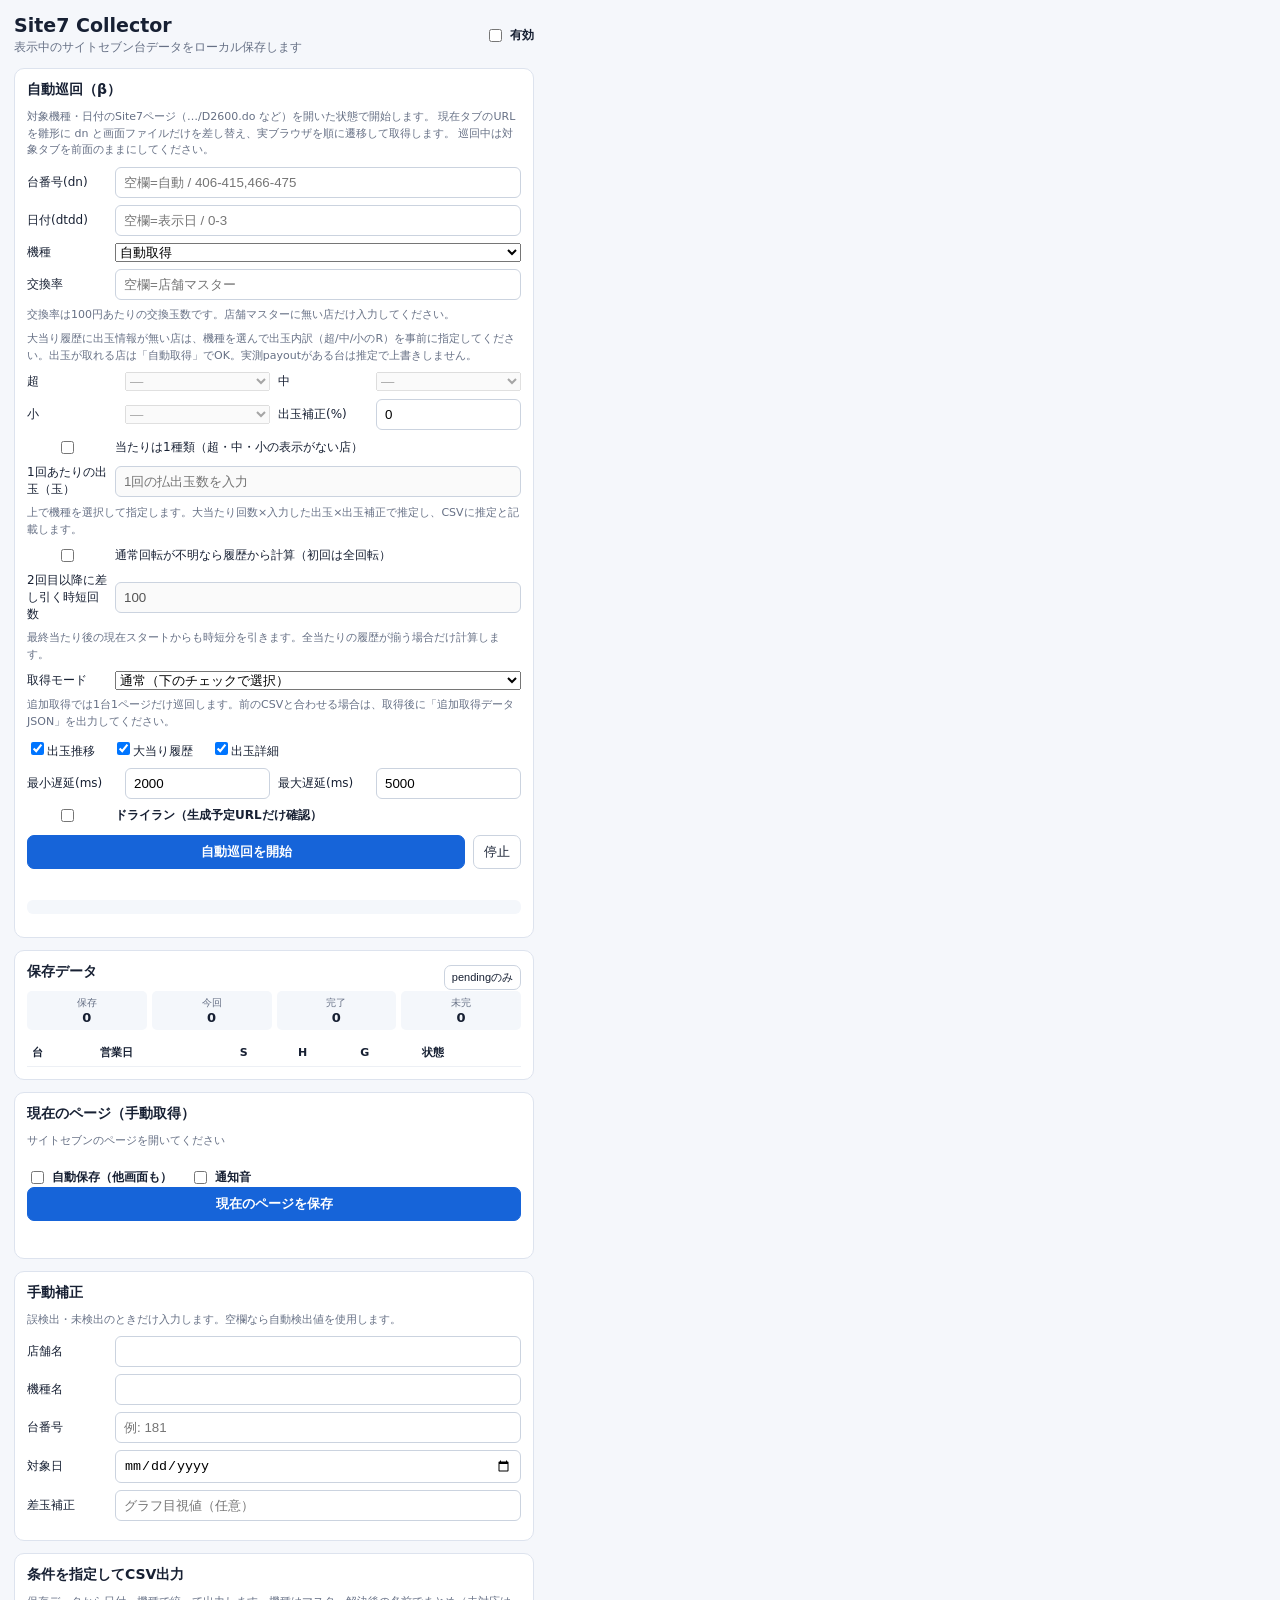
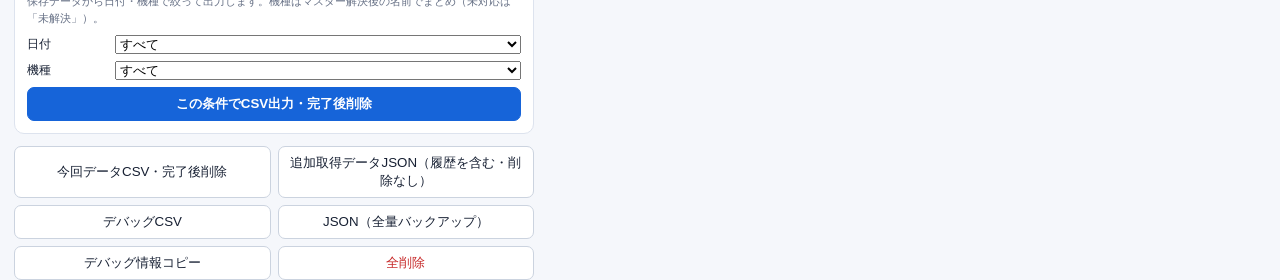
<file: site7-collector-extension/popup.html>
<!DOCTYPE html>
<!--
  popup.html を復元したもの。
  元リポジトリでは .gitignore の "*.html" によりコミットされていなかったため、
  popup.js が参照する要素ID と styles.css のクラス定義から再構成しています。
  レイアウト方針: 自動巡回をメインに最上段、手動系（手動取得・自動保存・手動補正）は下段。
-->
<html lang="ja">
<head>
  <meta charset="utf-8">
  <meta name="viewport" content="width=device-width, initial-scale=1">
  <title>Site7 Collector</title>
  <link rel="stylesheet" href="styles.css">
</head>
<body class="s7-popup">
  <!-- ヘッダ：タイトルと有効/無効スイッチ -->
  <header class="popup-header">
    <div>
      <h1>Site7 Collector</h1>
      <p>表示中のサイトセブン台データをローカル保存します</p>
    </div>
    <label class="switch"><input type="checkbox" id="enabled">有効</label>
  </header>

  <!-- 自動巡回（β）：メイン操作 -->
  <section class="panel">
    <h2>自動巡回（β）</h2>
    <p class="hint">
      対象機種・日付のSite7ページ（…/D2600.do など）を開いた状態で開始します。
      現在タブのURLを雛形に dn と画面ファイルだけを差し替え、実ブラウザを順に遷移して取得します。
      巡回中は対象タブを前面のままにしてください。
    </p>
    <label>台番号(dn)<input type="text" id="crawlDn" autocomplete="off" placeholder="空欄=自動 / 406-415,466-475"></label>
    <label>日付(dtdd)<input type="text" id="crawlDtdd" autocomplete="off" placeholder="空欄=表示日 / 0-3"></label>
    <label>機種<select id="crawlMachine"><option value="">自動取得</option></select></label>
    <label>交換率<input type="number" id="exchangeRateOverride" min="1" max="100" step="0.1" placeholder="空欄=店舗マスター"></label>
    <p class="hint">交換率は100円あたりの交換玉数です。店舗マスターに無い店だけ入力してください。</p>
    <p class="hint">大当り履歴に出玉情報が無い店は、機種を選んで出玉内訳（超/中/小のR）を事前に指定してください。出玉が取れる店は「自動取得」でOK。実測payoutがある台は推定で上書きしません。</p>
    <div class="crawl-delays">
      <label>超<select id="payoutCho" disabled><option value="">—</option></select></label>
      <label>中<select id="payoutChu" disabled><option value="">—</option></select></label>
      <label>小<select id="payoutSho" disabled><option value="">—</option></select></label>
      <label>出玉補正(%)<input type="number" id="payoutAdjust" value="0" min="-30" max="30" step="0.5"></label>
    </div>
    <p id="payoutMapNote" class="hint"></p>
    <label><input type="checkbox" id="singleHitType">当たりは1種類（超・中・小の表示がない店）</label>
    <label>1回あたりの出玉（玉）<input type="number" id="singleHitBalls" min="1" step="1" placeholder="1回の払出玉数を入力" disabled></label>
    <p class="hint">上で機種を選択して指定します。大当たり回数×入力した出玉×出玉補正で推定し、CSVに推定と記載します。</p>
    <label><input type="checkbox" id="historyNormalEnabled">通常回転が不明なら履歴から計算（初回は全回転）</label>
    <label>2回目以降に差し引く時短回数<input type="number" id="historyShortSpins" min="0" step="1" value="100" disabled></label>
    <p class="hint">最終当たり後の現在スタートからも時短分を引きます。全当たりの履歴が揃う場合だけ計算します。</p>
    <label>取得モード<select id="crawlMode">
      <option value="custom">通常（下のチェックで選択）</option>
      <option value="history">大当たり履歴のみ（追加取得）</option>
      <option value="graph">出玉推移のみ</option>
      <option value="detail">出玉詳細のみ</option>
    </select></label>
    <p class="hint">追加取得では1台1ページだけ巡回します。前のCSVと合わせる場合は、取得後に「追加取得データJSON」を出力してください。</p>
    <div class="checks">
      <label><input type="checkbox" id="crawlGraph" checked>出玉推移</label>
      <label><input type="checkbox" id="crawlHistory" checked>大当り履歴</label>
      <label><input type="checkbox" id="crawlDetail" checked>出玉詳細</label>
    </div>
    <div class="crawl-delays">
      <label>最小遅延(ms)<input type="number" id="crawlMinDelay" value="2000" min="1500" max="60000" step="500"></label>
      <label>最大遅延(ms)<input type="number" id="crawlMaxDelay" value="5000" min="1500" max="120000" step="500"></label>
    </div>
    <label class="switch"><input type="checkbox" id="crawlDryRun">ドライラン（生成予定URLだけ確認）</label>
    <div class="crawl-actions">
      <button id="crawlStart" class="primary">自動巡回を開始</button>
      <button id="crawlStop" disabled>停止</button>
    </div>
    <p id="crawlStatus"></p>
    <pre id="crawlLog" class="crawl-log"></pre>
  </section>

  <!-- 保存データ一覧 -->
  <section class="panel">
    <div class="section-title">
      <h2>保存データ</h2>
      <button id="pendingOnly" class="subtle">pendingのみ</button>
    </div>
    <div class="record-counts">
      <span>保存<strong id="savedCount">0</strong></span>
      <span>今回<strong id="sessionCount">0</strong></span>
      <span>完了<strong id="completeCount">0</strong></span>
      <span>未完<strong id="incompleteCount">0</strong></span>
    </div>
    <div class="table-wrap">
      <table>
        <thead>
          <tr>
            <th>台</th>
            <th>営業日</th>
            <th>S</th>
            <th>H</th>
            <th>G</th>
            <th>状態</th>
          </tr>
        </thead>
        <tbody id="records"></tbody>
      </table>
    </div>
  </section>

  <!-- 現在のページ（手動取得）：検出状態・手動保存・自動保存 -->
  <section class="panel">
    <div class="section-title">
      <h2>現在のページ（手動取得）</h2>
    </div>
    <p id="pageSummary" class="hint">サイトセブンのページを開いてください</p>
    <dl id="currentDetails"></dl>
    <div class="checks">
      <label class="switch" title="ONにすると出玉推移以外（大当り履歴・出玉詳細など）もページ遷移時に自動保存します。出玉推移は常に自動保存。自動巡回には影響しません。">
        <input type="checkbox" id="autoSave">自動保存（他画面も）</label>
      <label class="switch"><input type="checkbox" id="soundEnabled">通知音</label>
    </div>
    <button id="capture" class="primary">現在のページを保存</button>
    <p id="message"></p>
  </section>

  <!-- 手動補正（基本的に使わないので最下段付近） -->
  <section class="panel">
    <h2>手動補正</h2>
    <p class="hint">誤検出・未検出のときだけ入力します。空欄なら自動検出値を使用します。</p>
    <label>店舗名<input type="text" id="manualStoreName" autocomplete="off"></label>
    <label>機種名<input type="text" id="manualMachineName" autocomplete="off"></label>
    <label>台番号<input type="text" id="manualDai" autocomplete="off" placeholder="例: 181"></label>
    <label>対象日<input type="date" id="manualBusinessDate"></label>
    <label>差玉補正<input type="text" id="manualDiffBalls" autocomplete="off" placeholder="グラフ目視値（任意）"></label>
  </section>

  <!-- 条件を指定してCSV出力（日付×機種で絞り込み。機種は解決後名でまとめ）-->
  <section class="panel">
    <h2>条件を指定してCSV出力</h2>
    <p class="hint">保存データから日付・機種で絞って出力します。機種はマスター解決後の名前でまとめ（未対応は「未解決」）。</p>
    <label>日付<select id="filterDate"><option value="">すべて</option></select></label>
    <label>機種<select id="filterMachine"><option value="">すべて</option></select></label>
    <button id="exportFilteredCsv" class="primary">この条件でCSV出力・完了後削除</button>
  </section>

  <!-- 書き出し・管理 -->
  <footer>
    <button id="exportSessionCsv">今回データCSV・完了後削除</button>
    <button id="exportSupplementJson">追加取得データJSON（履歴を含む・削除なし）</button>
    <button id="exportDebugCsv">デバッグCSV</button>
    <button id="exportJson">JSON（全量バックアップ）</button>
    <button id="copyDebug">デバッグ情報コピー</button>
    <button id="clearData" class="danger">全削除</button>
  </footer>

  <script src="popup.js"></script>
</body>
</html>
</file>
<file: site7-collector-extension/styles.css>
:root {
  color-scheme: light;
  --s7-blue: #1664d9;
  --s7-green: #178647;
  --s7-yellow: #b46a00;
  --s7-red: #c62828;
  --s7-ink: #172033;
  --s7-muted: #667085;
  --s7-line: #dde3ee;
}

.s7-popup { width: 520px; max-height: 720px; margin: 0; padding: 14px; overflow: auto; background: #f5f7fb; color: var(--s7-ink); font-family: system-ui, -apple-system, "Segoe UI", sans-serif; }
.s7-popup .popup-header, .s7-popup .section-title { display: flex; align-items: center; justify-content: space-between; gap: 10px; }
.s7-popup h1 { margin: 0; font-size: 19px; }
.s7-popup h2 { margin: 0 0 10px; font-size: 14px; }
.s7-popup .popup-header p { margin: 3px 0 0; color: var(--s7-muted); font-size: 12px; }
.s7-popup .panel { margin-top: 12px; padding: 12px; border: 1px solid var(--s7-line); border-radius: 10px; background: white; }
.s7-popup .panel > label { display: grid; grid-template-columns: 80px 1fr; align-items: center; gap: 8px; margin: 7px 0; font-size: 12px; }
.s7-popup input[type="text"], .s7-popup input[type="date"], .s7-popup input:not([type]) { min-width: 0; padding: 7px 8px; border: 1px solid #cbd3df; border-radius: 6px; }
.s7-popup .checks { display: flex; gap: 18px; margin-top: 9px; font-size: 12px; }
.s7-popup button { padding: 7px 10px; border: 1px solid #cbd3df; border-radius: 7px; background: white; color: var(--s7-ink); cursor: pointer; }
.s7-popup button:hover { background: #eef3fb; }
.s7-popup button.primary { width: 100%; border-color: var(--s7-blue); background: var(--s7-blue); color: white; font-weight: 700; }
.s7-popup button.subtle { padding: 4px 7px; font-size: 11px; }
.s7-popup button.danger { color: var(--s7-red); }
.s7-popup .switch { display: flex; align-items: center; gap: 5px; font-size: 12px; font-weight: 700; }
.s7-popup dl { display: grid; grid-template-columns: 88px 1fr; gap: 5px 8px; margin: 0 0 10px; font-size: 12px; }
.s7-popup dt { color: var(--s7-muted); } .s7-popup dd { margin: 0; overflow-wrap: anywhere; }
.s7-popup #message { min-height: 17px; margin: 8px 0 0; font-size: 12px; }
.s7-popup .table-wrap { max-height: 230px; overflow: auto; }
.s7-popup .record-counts { display: grid; grid-template-columns: repeat(4, 1fr); gap: 5px; margin: 0 0 9px; color: var(--s7-muted); font-size: 10px; }
.s7-popup .record-counts span { padding: 5px; border-radius: 5px; background: #f4f7fb; text-align: center; }
.s7-popup .record-counts strong { display: block; color: var(--s7-ink); font-size: 13px; }
.s7-popup table { width: 100%; border-collapse: collapse; font-size: 11px; }
.s7-popup th, .s7-popup td { padding: 6px 5px; border-bottom: 1px solid #edf0f5; text-align: left; white-space: nowrap; }
.s7-popup .ok { color: var(--s7-green); } .s7-popup .warn { color: var(--s7-yellow); } .s7-popup .bad { color: var(--s7-red); }
.s7-popup footer { display: grid; grid-template-columns: repeat(2, 1fr); gap: 7px; margin-top: 12px; }
.s7-popup .hint { margin: 0 0 8px; color: var(--s7-muted); font-size: 11px; line-height: 1.5; }
.s7-popup .crawl-delays { display: grid; grid-template-columns: 1fr 1fr; gap: 8px; margin-top: 8px; }
.s7-popup .crawl-delays label { display: grid; grid-template-columns: 92px 1fr; align-items: center; gap: 6px; margin: 0; font-size: 12px; }
.s7-popup input[type="number"] { padding: 7px 8px; border: 1px solid #cbd3df; border-radius: 6px; }
.s7-popup .crawl-actions { display: grid; grid-template-columns: 1fr auto; gap: 8px; margin-top: 10px; }
.s7-popup #crawlStatus { min-height: 17px; margin: 8px 0 0; font-size: 12px; }
.s7-popup .crawl-log { max-height: 130px; overflow: auto; margin-top: 6px; padding: 7px 8px; border-radius: 6px; background: #f4f7fb; color: var(--s7-muted); font: 11px/1.5 ui-monospace, monospace; white-space: pre-wrap; overflow-wrap: anywhere; }

#site7-collector-status {
  position: fixed; right: 12px; bottom: 12px; z-index: 2147483646; width: 330px; max-height: 45vh; overflow: auto;
  padding: 10px 12px; border: 1px solid #9db7dd; border-radius: 10px;
  background: rgba(247, 250, 255, .96); color: #172033; box-shadow: 0 5px 22px rgba(0, 0, 0, .18);
  font: 12px/1.45 system-ui, sans-serif; white-space: pre-line;
}
#site7-collector-status strong { display: block; margin-bottom: 3px; color: #1254aa; }
.site7-collector-toast {
  position: fixed; top: 16px; right: 16px; z-index: 2147483647; max-width: 360px;
  padding: 11px 14px; border-radius: 8px; color: white; background: #178647;
  box-shadow: 0 5px 20px rgba(0, 0, 0, .25); font: 13px/1.45 system-ui, sans-serif;
}
.site7-collector-toast.warn { background: #b46a00; }
.site7-collector-toast.error { background: #c62828; }
</file>
